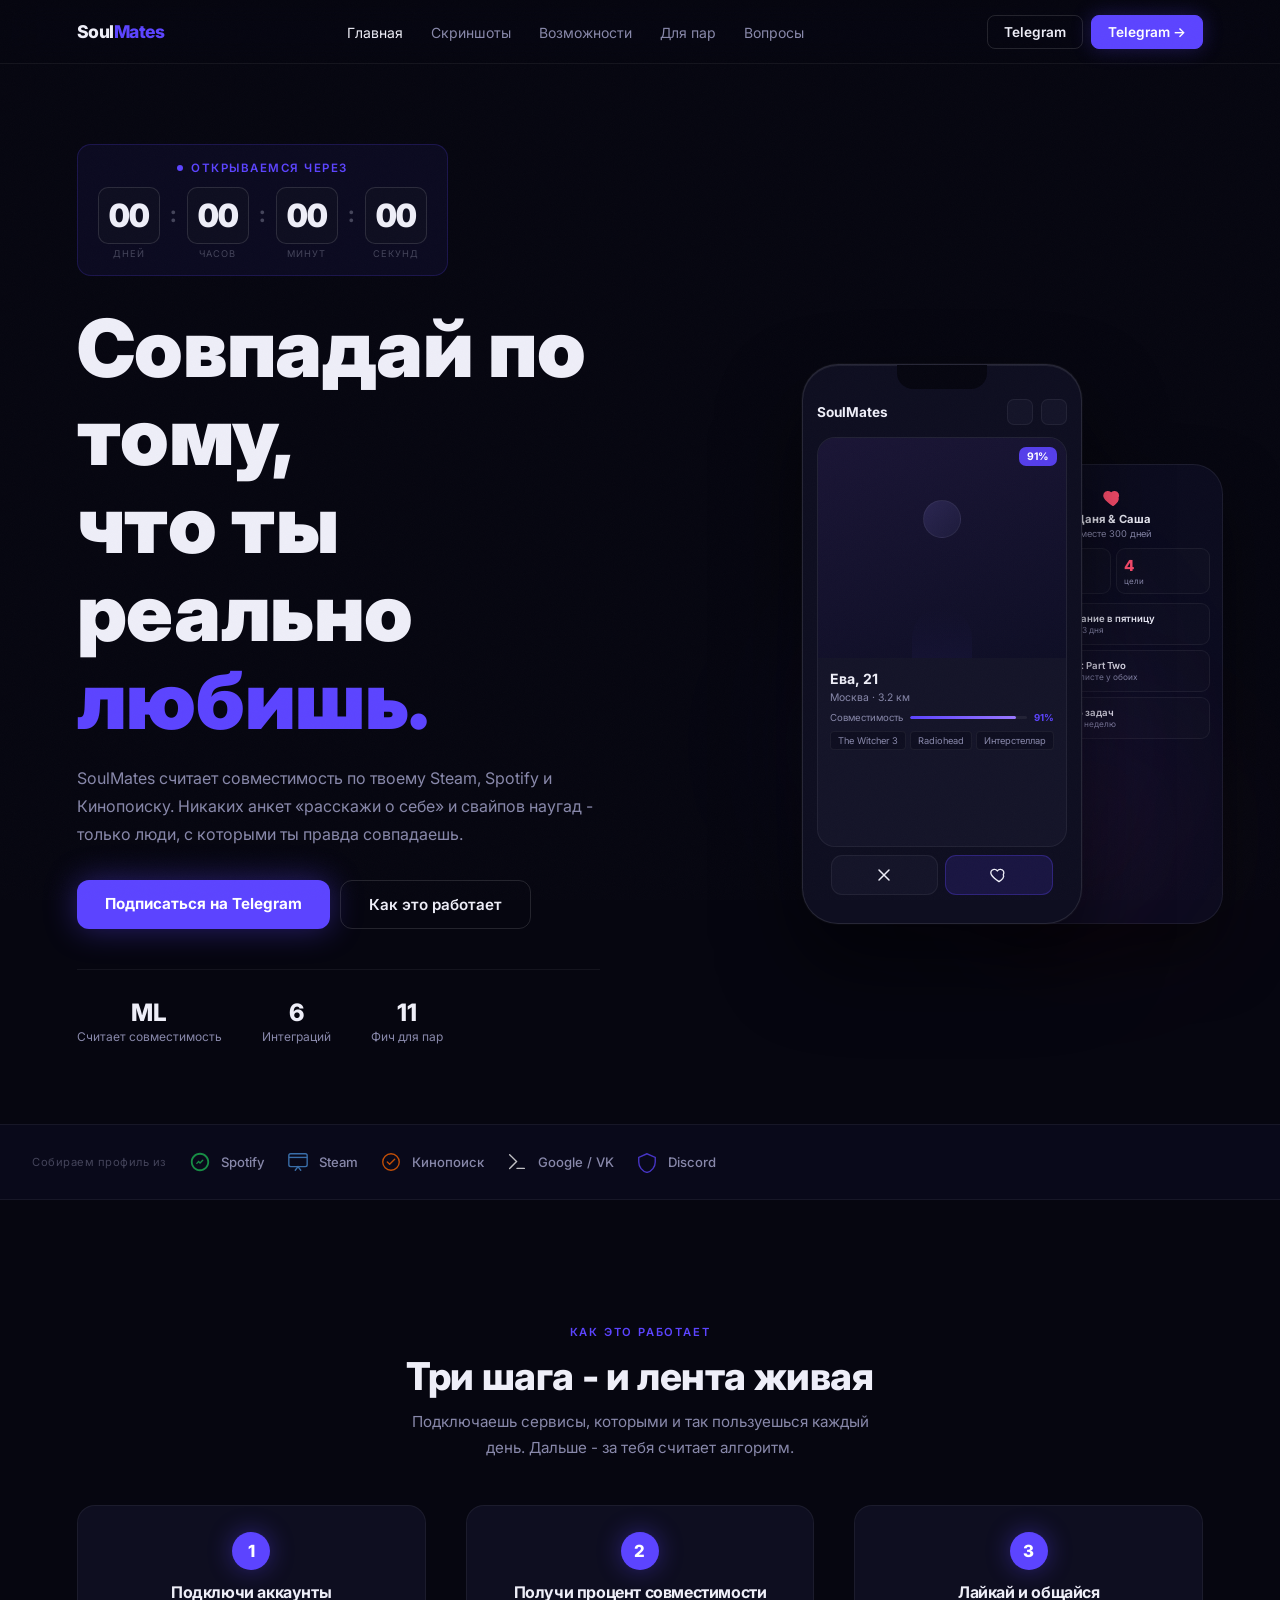
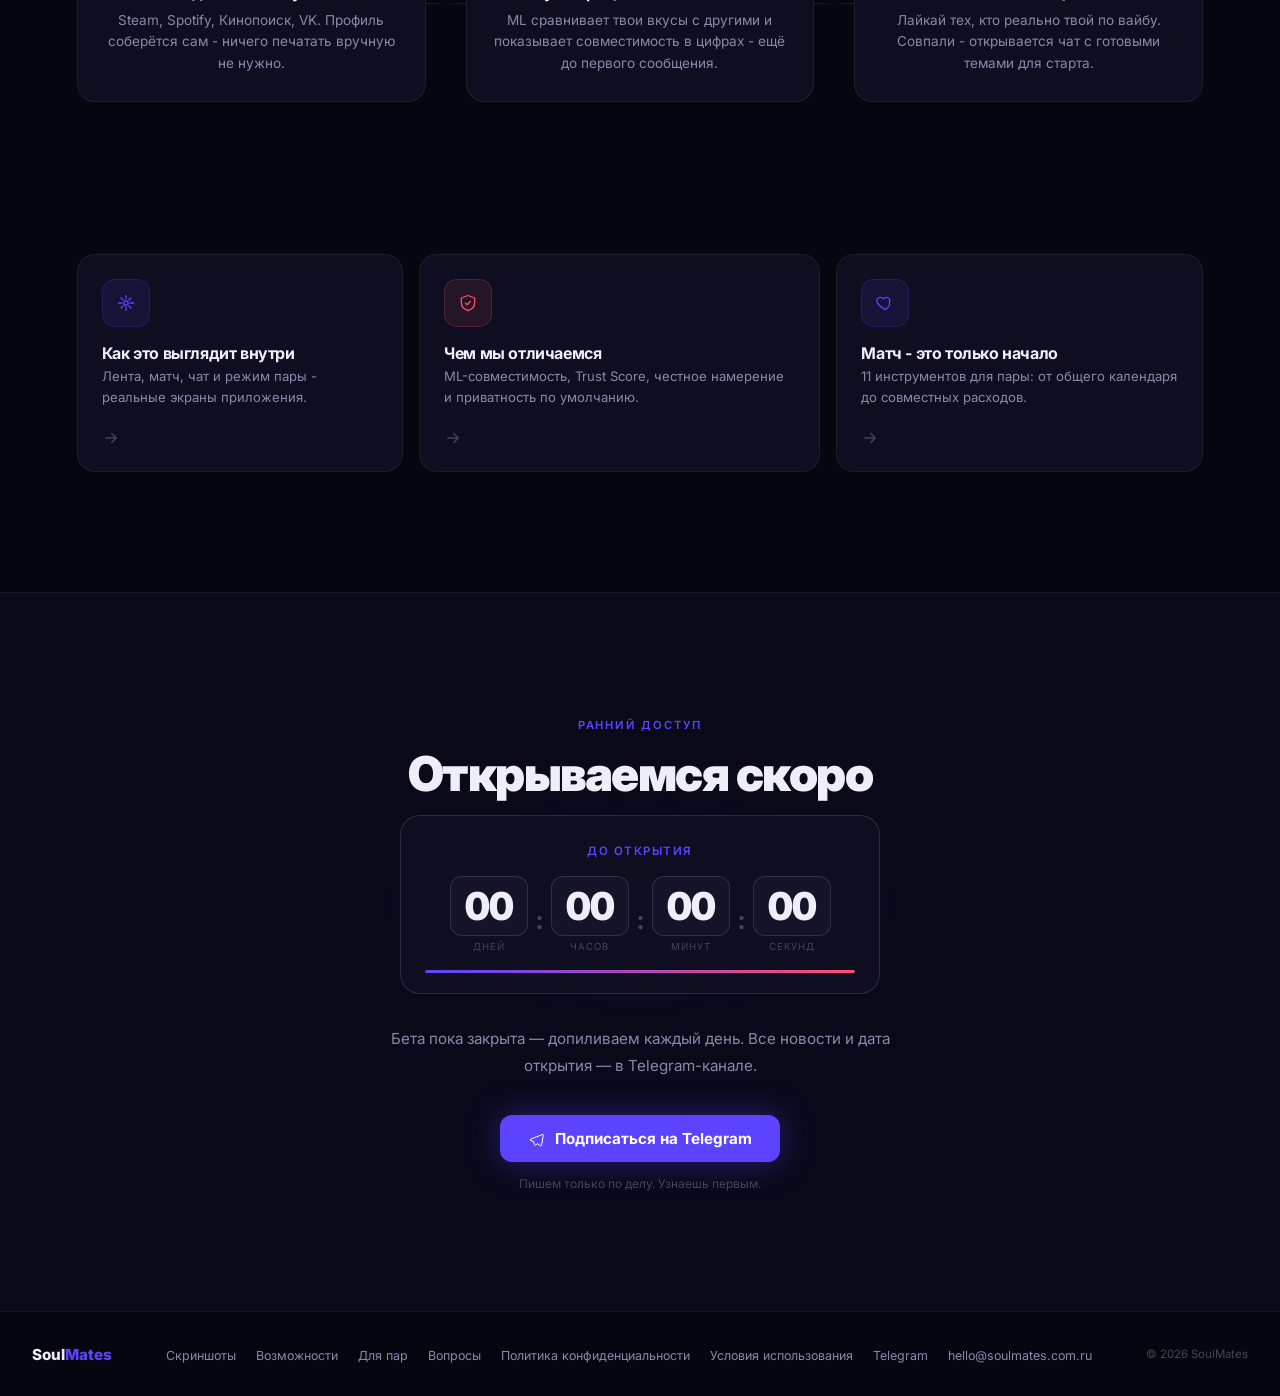
<file: index.html>
<!DOCTYPE html>
<html lang="ru">
<head>
  <meta charset="UTF-8">
  <meta name="viewport" content="width=device-width, initial-scale=1.0, viewport-fit=cover">
  <meta name="theme-color" content="#060610">
  <title>SoulMates - знакомства по вкусам, а не по фоткам</title>
  <meta name="description" content="SoulMates считает совместимость по твоему Steam, Spotify и Кинопоиску. Без анкет и свайпов наугад - только люди, с которыми ты реально совпадаешь.">
  <meta property="og:type" content="website">
  <meta property="og:title" content="SoulMates - знакомься по вкусам, а не по фоткам">
  <meta property="og:description" content="Совместимость по Steam, Spotify и Кинопоиску. Никаких анкет. Никакой лотереи свайпов.">
  <meta property="og:url" content="https://soulmates.com.ru">
  <meta name="twitter:card" content="summary_large_image">
  <link rel="preconnect" href="https://fonts.googleapis.com">
  <link rel="preconnect" href="https://fonts.gstatic.com" crossorigin>
  <link href="https://fonts.googleapis.com/css2?family=Inter:wght@300;400;500;600;700;800;900&display=swap" rel="stylesheet">
  <link href="style.css?v=3" rel="stylesheet">
</head>
<body>

<!-- ── SVG icon sprite (defined once, referenced via <use>) ── -->
<svg width="0" height="0" style="position:absolute" aria-hidden="true" focusable="false">
  <defs>
    <symbol id="i-spark" viewBox="0 0 24 24"><path d="M12 3v4M12 17v4M3 12h4M17 12h4M6 6l2.5 2.5M15.5 15.5L18 18M18 6l-2.5 2.5M8.5 15.5L6 18" stroke-width="1.6" stroke-linecap="round"/><circle cx="12" cy="12" r="2.6" stroke-width="1.6"/></symbol>
    <symbol id="i-heart" viewBox="0 0 24 24"><path d="M12 20s-7-4.5-9.2-8.4C1.3 8.9 2.6 5.5 6 5.2c2-.2 3.4 1 4 2 .6-1 2-2.2 4-2 3.4.3 4.7 3.7 3.2 6.4C19 15.5 12 20 12 20z" stroke-width="1.6" stroke-linejoin="round"/></symbol>
    <symbol id="i-shield" viewBox="0 0 24 24"><path d="M12 3l8 3v5.5c0 4.7-3.4 8.3-8 9.5-4.6-1.2-8-4.8-8-9.5V6l8-3z" stroke-width="1.6" stroke-linejoin="round"/><path d="M9 12l2 2 4-4" stroke-width="1.6" stroke-linecap="round" stroke-linejoin="round"/></symbol>
    <symbol id="i-calendar" viewBox="0 0 24 24"><rect x="3.5" y="5" width="17" height="16" rx="2.5" stroke-width="1.6"/><path d="M3.5 9.5h17M8 3v4M16 3v4" stroke-width="1.6" stroke-linecap="round"/></symbol>
    <symbol id="i-camera" viewBox="0 0 24 24"><path d="M4 8.5A2.5 2.5 0 0 1 6.5 6h1l1.2-1.8A1 1 0 0 1 10.5 4h3a1 1 0 0 1 .8.4L15.5 6h2A2.5 2.5 0 0 1 20 8.5v8A2.5 2.5 0 0 1 17.5 19h-11A2.5 2.5 0 0 1 4 16.5v-8z" stroke-width="1.6" stroke-linejoin="round"/><circle cx="12" cy="12.5" r="3.2" stroke-width="1.6"/></symbol>
    <symbol id="i-target" viewBox="0 0 24 24"><circle cx="12" cy="12" r="8.5" stroke-width="1.6"/><circle cx="12" cy="12" r="4.5" stroke-width="1.6"/><circle cx="12" cy="12" r="1.2" stroke-width="1.6"/></symbol>
    <symbol id="i-wallet" viewBox="0 0 24 24"><rect x="3.5" y="6" width="17" height="13" rx="2.5" stroke-width="1.6"/><path d="M3.5 10h17" stroke-width="1.6"/><circle cx="16.5" cy="14" r="1.2" stroke-width="1.6"/></symbol>
    <symbol id="i-music" viewBox="0 0 24 24"><path d="M9 18V6l10-2v12" stroke-width="1.6" stroke-linecap="round" stroke-linejoin="round"/><circle cx="6.5" cy="18" r="2.5" stroke-width="1.6"/><circle cx="16.5" cy="16" r="2.5" stroke-width="1.6"/></symbol>
    <symbol id="i-game" viewBox="0 0 24 24"><path d="M7 8h10a4 4 0 0 1 3.9 3.1l.8 4A2.6 2.6 0 0 1 19.2 18c-1 0-1.6-.6-2.2-1.4L16 15H8l-1 1.6C6.4 17.4 5.8 18 4.8 18a2.6 2.6 0 0 1-2.5-2.9l.8-4A4 4 0 0 1 7 8z" stroke-width="1.6" stroke-linejoin="round"/><path d="M7 11.5v2M6 12.5h2M15.5 11.5h.01M17.5 13.5h.01" stroke-width="1.6" stroke-linecap="round"/></symbol>
    <symbol id="i-film" viewBox="0 0 24 24"><rect x="3.5" y="4.5" width="17" height="15" rx="2.5" stroke-width="1.6"/><path d="M8 4.5v15M16 4.5v15M3.5 9.5h4.5M16 9.5h4.5M3.5 14.5h4.5M16 14.5h4.5" stroke-width="1.6"/></symbol>
    <symbol id="i-map" viewBox="0 0 24 24"><path d="M12 21s6-5.3 6-10a6 6 0 1 0-12 0c0 4.7 6 10 6 10z" stroke-width="1.6" stroke-linejoin="round"/><circle cx="12" cy="11" r="2.2" stroke-width="1.6"/></symbol>
    <symbol id="i-trophy" viewBox="0 0 24 24"><path d="M7 4h10v4a5 5 0 0 1-10 0V4z" stroke-width="1.6" stroke-linejoin="round"/><path d="M7 6H4.5v1A3.5 3.5 0 0 0 8 10.5M17 6h2.5v1A3.5 3.5 0 0 1 16 10.5M9.5 13.5h5M10 13.5l-.5 4M14 13.5l.5 4M8.5 20.5h7" stroke-width="1.6" stroke-linecap="round"/></symbol>
    <symbol id="i-check" viewBox="0 0 24 24"><path d="M5 12.5l4.5 4.5L19 7" stroke-width="1.8" stroke-linecap="round" stroke-linejoin="round"/></symbol>
    <symbol id="i-x" viewBox="0 0 24 24"><path d="M6 6l12 12M18 6L6 18" stroke-width="1.8" stroke-linecap="round"/></symbol>
    <symbol id="i-arrow" viewBox="0 0 24 24"><path d="M5 12h13M13 6l6 6-6 6" stroke-width="1.7" stroke-linecap="round" stroke-linejoin="round"/></symbol>
    <symbol id="i-tg" viewBox="0 0 24 24"><path d="M21 5L3.5 11.8c-.9.3-.9 1.5 0 1.8l4.3 1.4 1.7 5c.2.7 1.1.8 1.6.3l2.4-2.2 4.3 3.2c.6.4 1.4.1 1.6-.6L22 6.1c.2-.8-.5-1.4-1-1.1z" stroke-width="1.4" stroke-linejoin="round"/></symbol>
    <symbol id="i-vk" viewBox="0 0 24 24"><path d="M3 8c.4 4.3 3 8.4 7.6 8.4h.5v-2.5c1.6.2 2.5 1.4 3.2 2.5h2.4c-.5-1.5-1.6-2.8-2.9-3.4 1.2-.7 2.2-1.9 2.6-3.6h-2.2c-.5 1.4-1.5 2.5-3.1 2.7V8h-2.3v4.2C7.7 11.8 6.5 9.9 6.2 8H3z" stroke-width="1.3" stroke-linejoin="round"/></symbol>
    <symbol id="i-link" viewBox="0 0 24 24"><path d="M9 15l6-6M10.5 6.5l1-1a4 4 0 0 1 5.7 5.7l-1.7 1.7M13.5 17.5l-1 1a4 4 0 0 1-5.7-5.7l1.7-1.7" stroke-width="1.6" stroke-linecap="round" stroke-linejoin="round"/></symbol>
    <symbol id="i-gift" viewBox="0 0 24 24"><rect x="3.5" y="10" width="17" height="10" rx="1.5" stroke-width="1.6"/><path d="M3.5 10h17M12 10v10" stroke-width="1.6"/><path d="M12 10c-2-4-6-4-6-1s3 1 6 1zM12 10c2-4 6-4 6-1s-3 1-6 1z" stroke-width="1.6" stroke-linejoin="round"/></symbol>
    <symbol id="i-question" viewBox="0 0 24 24"><circle cx="12" cy="12" r="9" stroke-width="1.6"/><path d="M9.5 9.2a2.5 2.5 0 1 1 3.5 2.3c-.8.4-1 .9-1 1.8" stroke-width="1.6" stroke-linecap="round"/><circle cx="12" cy="16.5" r="0.9" fill="currentColor" stroke="none"/></symbol>
  </defs>
</svg>

<!-- NAV -->
<nav>
  <a href="index.html" class="logo">Soul<span>Mates</span></a>
  <ul class="nav-center">
    <li><a href="index.html" class="active">Главная</a></li>
    <li><a href="screenshots.html">Скриншоты</a></li>
    <li><a href="features.html">Возможности</a></li>
    <li><a href="couples.html">Для пар</a></li>
    <li><a href="faq.html">Вопросы</a></li>
  </ul>
  <div class="nav-right">
    <a href="https://t.me/soulmates_ru_onboarding" class="btn-sm">Telegram</a>
    <a href="https://t.me/soulmates_ru_onboarding" class="btn-sm btn-accent" target="_blank" rel="noopener">Telegram →</a>
  </div>
  <button class="nav-burger" id="navBurger" aria-label="Меню" aria-expanded="false">
    <span></span><span></span><span></span>
  </button>
</nav>

<!-- MOBILE NAV -->
<div class="nav-mobile" id="navMobile" aria-hidden="true">
  <a href="index.html" class="active" onclick="closeNav()">Главная</a>
  <a href="screenshots.html" onclick="closeNav()">Скриншоты</a>
  <a href="features.html" onclick="closeNav()">Возможности</a>
  <a href="couples.html" onclick="closeNav()">Для пар</a>
  <a href="faq.html" onclick="closeNav()">Вопросы</a>
  <div class="nav-mobile-divider"></div>
  <div class="nav-mobile-actions">
    <a href="https://t.me/soulmates_ru_onboarding" onclick="closeNav()">Telegram-канал</a>
    <a href="https://t.me/soulmates_ru_onboarding" class="mob-accent" target="_blank" rel="noopener" onclick="closeNav()">Telegram →</a>
  </div>
</div>

<!-- HERO -->
<div class="hero-wrap">
  <section class="hero">
    <div class="hero-copy reveal">
      <div class="hero-eyebrow">
        <div class="cd-title">
          <span class="eyebrow-dot"></span>
          Открываемся через
        </div>
        <div class="countdown-row">
          <div class="cd-unit"><div class="cd-num" id="h-days">30</div><div class="cd-label">дней</div></div>
          <div class="cd-sep">:</div>
          <div class="cd-unit"><div class="cd-num" id="h-hours">00</div><div class="cd-label">часов</div></div>
          <div class="cd-sep">:</div>
          <div class="cd-unit"><div class="cd-num" id="h-mins">00</div><div class="cd-label">минут</div></div>
          <div class="cd-sep">:</div>
          <div class="cd-unit"><div class="cd-num" id="h-secs">00</div><div class="cd-label">секунд</div></div>
        </div>
      </div>

      <h1>Совпадай по тому,<br>что ты реально <span class="accent">любишь.</span></h1>

      <p class="hero-desc">
        SoulMates считает совместимость по твоему Steam, Spotify и Кинопоиску.
        Никаких анкет «расскажи о себе» и свайпов наугад - только люди, с которыми ты правда совпадаешь.
      </p>

      <div class="hero-actions">
        <a href="https://t.me/soulmates_ru_onboarding" class="btn-primary" target="_blank" rel="noopener">Подписаться на Telegram</a>
        <a href="#how" class="btn-outline">Как это работает</a>
      </div>

      <div class="hero-meta">
        <div class="hero-meta-item">
          <strong>ML</strong>
          <span>Считает совместимость</span>
        </div>
        <div class="hero-meta-item">
          <strong>6</strong>
          <span>Интеграций</span>
        </div>
        <div class="hero-meta-item">
          <strong>11</strong>
          <span>Фич для пар</span>
        </div>
      </div>
    </div>

    <div class="hero-visual reveal" style="transition-delay:0.15s">
      <div class="hero-glow glow-accent"></div>
      <div class="hero-glow glow-pink"></div>

      <!-- Main phone: Feed -->
      <div class="phone">
        <div class="phone-notch"></div>
        <div class="phone-screen">
          <div class="app-bar">
            <div class="app-bar-title">SoulMates</div>
            <div class="app-bar-icons">
              <div class="app-bar-icon"></div>
              <div class="app-bar-icon"></div>
            </div>
          </div>

          <!-- Swipeable card stack: back → mid → front -->
          <div class="feed-stack" id="heroStack">
            <div class="feed-card fc-b2">
              <div class="feed-card-photo" style="background:linear-gradient(160deg,#1a2535,#0e1825);">
                <div class="silhouette-head"></div>
                <div class="silhouette-body"></div>
                <div class="compat-badge">79%</div>
                <div class="swipe-stamp stamp-like">ЛАЙК</div>
                <div class="swipe-stamp stamp-nope">МИМО</div>
              </div>
              <div class="feed-card-info">
                <div class="feed-name">Варя, 22</div>
                <div class="feed-location">Москва · 4.1 км</div>
                <div class="compat-row">
                  <div class="compat-label">Совместимость</div>
                  <div class="compat-bar-wrap"><div class="compat-bar-fill" style="width:79%"></div></div>
                  <div class="compat-pct">79%</div>
                </div>
                <div class="interest-chips">
                  <div class="chip">Кс2</div>
                  <div class="chip">Танцы</div>
                </div>
              </div>
            </div>
            <div class="feed-card fc-b1">
              <div class="feed-card-photo" style="background:linear-gradient(160deg,#251535,#180e25);">
                <div class="silhouette-head"></div>
                <div class="silhouette-body"></div>
                <div class="compat-badge">87%</div>
                <div class="swipe-stamp stamp-like">ЛАЙК</div>
                <div class="swipe-stamp stamp-nope">МИМО</div>
              </div>
              <div class="feed-card-info">
                <div class="feed-name">Адель, 19</div>
                <div class="feed-location">Москва · 1.8 км</div>
                <div class="compat-row">
                  <div class="compat-label">Совместимость</div>
                  <div class="compat-bar-wrap"><div class="compat-bar-fill" style="width:87%"></div></div>
                  <div class="compat-pct">87%</div>
                </div>
                <div class="interest-chips">
                  <div class="chip">Hollow Knight</div>
                  <div class="chip">Tame Impala</div>
                </div>
              </div>
            </div>
            <div class="feed-card fc-front">
              <div class="feed-card-photo">
                <div class="silhouette-head"></div>
                <div class="silhouette-body"></div>
                <div class="compat-badge">91%</div>
                <div class="swipe-stamp stamp-like">ЛАЙК</div>
                <div class="swipe-stamp stamp-nope">МИМО</div>
              </div>
              <div class="feed-card-info">
                <div class="feed-name">Ева, 21</div>
                <div class="feed-location">Москва · 3.2 км</div>
                <div class="compat-row">
                  <div class="compat-label">Совместимость</div>
                  <div class="compat-bar-wrap"><div class="compat-bar-fill"></div></div>
                  <div class="compat-pct">91%</div>
                </div>
                <div class="interest-chips">
                  <div class="chip">The Witcher 3</div>
                  <div class="chip">Radiohead</div>
                  <div class="chip">Интерстеллар</div>
                </div>
              </div>
            </div>
          </div>

          <div class="feed-actions" id="heroActions">
            <div class="action-btn skip"><svg class="ic"><use href="#i-x"/></svg></div>
            <div class="action-btn like"><svg class="ic"><use href="#i-heart"/></svg></div>
          </div>
        </div>
      </div>

      <!-- Secondary phone: Couples -->
      <div class="phone-secondary">
        <div class="couple-screen">
          <div class="couple-header">
            <div class="couple-hearts"><svg class="ic"><use href="#i-heart"/></svg></div>
            <div class="couple-names">Даня &amp; Саша</div>
            <div class="couple-since">вместе 300 дней</div>
          </div>

          <div class="couple-stats">
            <div class="couple-stat">
              <div class="couple-stat-num">12</div>
              <div class="couple-stat-label">событий</div>
            </div>

            <div class="couple-stat">
              <div class="couple-stat-num">4</div>
              <div class="couple-stat-label">цели</div>
            </div>
          </div>

          <div class="couple-widgets">
            <div class="couple-widget">
              <div class="widget-icon"><svg class="ic"><use href="#i-calendar"/></svg></div>
              <div class="widget-text">
                <div class="widget-title">Свидание в пятницу</div>
                <div class="widget-sub">через 3 дня</div>
              </div>
            </div>
            <div class="couple-widget">
              <div class="widget-icon"><svg class="ic"><use href="#i-film"/></svg></div>
              <div class="widget-text">
                <div class="widget-title">Dune: Part Two</div>
                <div class="widget-sub">в вишлисте у обоих</div>
              </div>
            </div>
            <div class="couple-widget">
              <div class="widget-icon"><svg class="ic"><use href="#i-check"/></svg></div>
              <div class="widget-text">
                <div class="widget-title">3 из 5 задач</div>
                <div class="widget-sub">на эту неделю</div>
              </div>
            </div>
          </div>
        </div>
      </div>
    </div>
  </section>
</div>

<!-- TRUST BAR -->
<div class="trust reveal">
  <span class="trust-label">Собираем профиль из</span>
  <div class="trust-items">
    <div class="trust-item">
      <div class="trust-icon">
        <svg viewBox="0 0 24 24" width="22" height="22" fill="none">
          <path d="M12 2C6.477 2 2 6.477 2 12s4.477 10 10 10 10-4.477 10-10S17.523 2 12 2zm0 18c-4.41 0-8-3.59-8-8s3.59-8 8-8 8 3.59 8 8-3.59 8-8 8z" fill="#1db954"/>
          <path d="M8.5 13.5l2-2 1.5 1.5 3-3" stroke="#1db954" stroke-width="1.5" stroke-linecap="round"/>
        </svg>
      </div>
      Spotify
    </div>
    <div class="trust-item">
      <div class="trust-icon">
        <svg viewBox="0 0 24 24" width="22" height="22" fill="none">
          <rect x="2" y="3" width="20" height="14" rx="2" stroke="#4a90d9" stroke-width="1.5"/>
          <path d="M2 7h20" stroke="#4a90d9" stroke-width="1.5"/>
          <path d="M12 17l-3 4m3-4l3 4" stroke="#4a90d9" stroke-width="1.5" stroke-linecap="round"/>
        </svg>
      </div>
      Steam
    </div>
    <div class="trust-item">
      <div class="trust-icon">
        <svg viewBox="0 0 24 24" width="22" height="22" fill="none">
          <circle cx="12" cy="12" r="9" stroke="#ff6600" stroke-width="1.5"/>
          <path d="M8 12l2.5 2.5L16 9" stroke="#ff6600" stroke-width="1.5" stroke-linecap="round" stroke-linejoin="round"/>
        </svg>
      </div>
      Кинопоиск
    </div>
    <div class="trust-item">
      <div class="trust-icon">
        <svg viewBox="0 0 24 24" width="22" height="22" fill="none">
          <path d="M4 4l7.5 7.5L4 19" stroke="#fff" stroke-width="1.5" stroke-linecap="round"/>
          <path d="M12 19h8" stroke="#fff" stroke-width="1.5" stroke-linecap="round"/>
        </svg>
      </div>
      Google / VK
    </div>
    <div class="trust-item">
      <div class="trust-icon">
        <svg viewBox="0 0 24 24" width="22" height="22" fill="none">
          <path d="M12 3L3 7v5c0 5.25 3.75 10.15 9 11.35C17.25 22.15 21 17.25 21 12V7l-9-4z" stroke="#5c44ff" stroke-width="1.5"/>
        </svg>
      </div>
      Discord
    </div>
  </div>
</div>

<!-- HOW IT WORKS -->
<section class="how" id="how">
  <div class="how-header reveal">
    <div class="tag">Как это работает</div>
    <h2>Три шага - и лента живая</h2>
    <p>Подключаешь сервисы, которыми и так пользуешься каждый день. Дальше - за тебя считает алгоритм.</p>
  </div>

  <div class="how-steps reveal">
    <div class="how-step">
      <div class="how-num">1</div>
      <h3>Подключи аккаунты</h3>
      <p>Steam, Spotify, Кинопоиск, VK. Профиль соберётся сам - ничего печатать вручную не нужно.</p>
    </div>
    <div class="how-line"></div>
    <div class="how-step">
      <div class="how-num">2</div>
      <h3>Получи процент совместимости</h3>
      <p>ML сравнивает твои вкусы с другими и показывает совместимость в цифрах - ещё до первого сообщения.</p>
    </div>
    <div class="how-line"></div>
    <div class="how-step">
      <div class="how-num">3</div>
      <h3>Лайкай и общайся</h3>
      <p>Лайкай тех, кто реально твой по вайбу. Совпали - открывается чат с готовыми темами для старта.</p>
    </div>
  </div>
</section>

<!-- LINK-OUT CARDS -->
<section class="link-cards-section">
  <div class="link-cards reveal">
    <a href="screenshots.html" class="link-card">
      <div class="link-card-icon"><svg class="ic"><use href="#i-spark"/></svg></div>
      <div class="link-card-body">
        <h3>Как это выглядит внутри</h3>
        <p>Лента, матч, чат и режим пары - реальные экраны приложения.</p>
      </div>
      <div class="link-card-arrow"><svg class="ic"><use href="#i-arrow"/></svg></div>
    </a>
    <a href="features.html" class="link-card">
      <div class="link-card-icon"><svg class="ic"><use href="#i-shield"/></svg></div>
      <div class="link-card-body">
        <h3>Чем мы отличаемся</h3>
        <p>ML-совместимость, Trust Score, честное намерение и приватность по умолчанию.</p>
      </div>
      <div class="link-card-arrow"><svg class="ic"><use href="#i-arrow"/></svg></div>
    </a>
    <a href="couples.html" class="link-card">
      <div class="link-card-icon"><svg class="ic"><use href="#i-heart"/></svg></div>
      <div class="link-card-body">
        <h3>Матч - это только начало</h3>
        <p>11 инструментов для пары: от общего календаря до совместных расходов.</p>
      </div>
      <div class="link-card-arrow"><svg class="ic"><use href="#i-arrow"/></svg></div>
    </a>
  </div>
</section>

<!-- CTA -->
<section class="cta-section" id="waitlist">
  <div class="cta-inner reveal">
    <div class="tag">Ранний доступ</div>
    <h2>Открываемся скоро</h2>

    <div class="timer-wrapper">
      <div class="timer-glow"></div>
      <div class="timer-content">
        <span class="timer-label">До открытия</span>
        <div class="timer" id="countdown">
          <div class="timer-item">
            <span class="timer-value" id="days">00</span>
            <span class="timer-unit">дней</span>
          </div>
          <span class="timer-dots">:</span>
          <div class="timer-item">
            <span class="timer-value" id="hours">00</span>
            <span class="timer-unit">часов</span>
          </div>
          <span class="timer-dots">:</span>
          <div class="timer-item">
            <span class="timer-value" id="minutes">00</span>
            <span class="timer-unit">минут</span>
          </div>
          <span class="timer-dots">:</span>
          <div class="timer-item">
            <span class="timer-value" id="seconds">00</span>
            <span class="timer-unit">секунд</span>
          </div>
        </div>
        <div class="timer-progress">
          <div class="timer-progress-bar" id="progressBar"></div>
        </div>
      </div>
    </div>

    <p class="cta-lead">
      Бета пока закрыта — допиливаем каждый день. Все новости и дата открытия — в Telegram-канале.
    </p>

    <a href="https://t.me/soulmates_ru_onboarding" class="btn-primary cta-tg-btn" target="_blank" rel="noopener">
      <svg class="ic" style="width:1.1em;height:1.1em"><use href="#i-tg"/></svg>
      Подписаться на Telegram
    </a>
    <div class="cta-note">Пишем только по делу. Узнаешь первым.</div>
  </div>
</section>

<!-- FOOTER -->
<footer>
  <div class="footer-logo">Soul<span>Mates</span></div>
  <ul class="footer-links">
    <li><a href="screenshots.html">Скриншоты</a></li>
    <li><a href="features.html">Возможности</a></li>
    <li><a href="couples.html">Для пар</a></li>
    <li><a href="faq.html">Вопросы</a></li>
    <li><a>Политика конфиденциальности</a></li>
    <li><a>Условия использования</a></li>
    <li><a href="https://t.me/soulmates_ru_onboarding">Telegram</a></li>
    <li><a href="mailto:hello@soulmates.com.ru">hello@soulmates.com.ru</a></li>
  </ul>
  <div class="footer-copy">© 2026 SoulMates</div>
</footer>

<script>
  /* ── Scroll reveal ── */
  const revealIO = new IntersectionObserver((entries) => {
    entries.forEach(e => {
      if (e.isIntersecting) { e.target.classList.add('on'); revealIO.unobserve(e.target); }
    });
  }, { threshold: 0.08 });
  document.querySelectorAll('.reveal').forEach(el => revealIO.observe(el));

  /* ── Hamburger ── */
  const nav       = document.querySelector('nav');
  const burger    = document.getElementById('navBurger');
  const mobileNav = document.getElementById('navMobile');

  burger.addEventListener('click', () => {
    const open = mobileNav.classList.toggle('open');
    burger.classList.toggle('open', open);
    burger.setAttribute('aria-expanded', open);
    mobileNav.setAttribute('aria-hidden', !open);
    document.body.style.overflow = open ? 'hidden' : '';
  });

  function closeNav() {
    mobileNav.classList.remove('open');
    burger.classList.remove('open');
    burger.setAttribute('aria-expanded', 'false');
    mobileNav.setAttribute('aria-hidden', 'true');
    document.body.style.overflow = '';
  }

  document.addEventListener('click', e => {
    if (!nav.contains(e.target) && !mobileNav.contains(e.target)) closeNav();
  });

  /* ── Countdown (hero badge + CTA section) ── */
  (function () {
    const LAUNCH = new Date('2026-08-25T12:00:00+03:00');
    const START  = new Date('2026-06-25T00:00:00+03:00');
    const TOTAL  = LAUNCH - START;
    const pad = n => String(n).padStart(2, '0');

    const hD = document.getElementById('h-days'),  hH = document.getElementById('h-hours');
    const hM = document.getElementById('h-mins'),  hS = document.getElementById('h-secs');
    const cD = document.getElementById('days'),     cH = document.getElementById('hours');
    const cMi = document.getElementById('minutes'), cS = document.getElementById('seconds');
    const progressBar = document.getElementById('progressBar');

    function tickAnim(el) {
      el.classList.remove('tick');
      requestAnimationFrame(() => el.classList.add('tick'));
      setTimeout(() => el.classList.remove('tick'), 150);
    }

    function tick() {
      const diff = LAUNCH - Date.now();
      if (diff <= 0) {
        [hD,hH,hM,hS,cD,cH,cMi,cS].forEach(el => el && (el.textContent = '00'));
        if (progressBar) progressBar.style.width = '100%';
        return;
      }
      const d  = Math.floor(diff / 864e5);
      const h  = Math.floor((diff % 864e5) / 36e5);
      const mi = Math.floor((diff % 36e5) / 6e4);
      const s  = Math.floor((diff % 6e4) / 1e3);

      if (hD && hD.textContent !== pad(d))  { hD.textContent = pad(d);  tickAnim(hD); }
      if (hH && hH.textContent !== pad(h))  { hH.textContent = pad(h);  tickAnim(hH); }
      if (hM && hM.textContent !== pad(mi)) { hM.textContent = pad(mi); tickAnim(hM); }
      if (hS && hS.textContent !== pad(s))  { hS.textContent = pad(s);  tickAnim(hS); }

      if (cD)  cD.textContent  = pad(d);
      if (cH)  cH.textContent  = pad(h);
      if (cMi) cMi.textContent = pad(mi);
      if (cS)  cS.textContent  = pad(s);

      if (progressBar) progressBar.style.width = Math.min((TOTAL - diff) / TOTAL * 100, 100) + '%';
    }
    tick();
    setInterval(tick, 1000);
  })();


  /* ── Hero phone: card swipe + 3D tilt ── */
  (function () {
    const stack   = document.getElementById('heroStack');
    const actions = document.getElementById('heroActions');
    if (!stack || !actions) return;

    const skipBtn = actions.querySelector('.action-btn.skip');
    const likeBtn = actions.querySelector('.action-btn.like');

    // DOM order: [fc-b2, fc-b1, fc-front] → reverse → [front, mid, back]
    let pos = Array.from(stack.querySelectorAll('.feed-card')).reverse();
    let busy = false;

    function stamps(card) {
      return { like: card.querySelector('.stamp-like'), nope: card.querySelector('.stamp-nope') };
    }

    function swipe(dir) {
      if (busy) return;
      busy = true;
      const [front, mid, back] = pos;
      const s = stamps(front);
      if (s.like) s.like.style.opacity = '0';
      if (s.nope) s.nope.style.opacity = '0';

      front.classList.replace('fc-front', dir === 'right' ? 'fc-exit-r' : 'fc-exit-l');
      mid.classList.replace('fc-b1', 'fc-front');
      back.classList.replace('fc-b2', 'fc-b1');

      setTimeout(() => {
        front.classList.remove('fc-exit-r', 'fc-exit-l');
        front.classList.add('fc-b2');
        pos = [mid, back, front];
        busy = false;
      }, 420);
    }

    skipBtn.addEventListener('click', () => swipe('left'));
    likeBtn.addEventListener('click', () => swipe('right'));

    // Stamp preview on hover (desktop only)
    if (window.matchMedia('(hover:hover)').matches) {
      likeBtn.addEventListener('mouseenter', () => { const s = stamps(pos[0]); if (s.like) s.like.style.opacity = '1'; });
      likeBtn.addEventListener('mouseleave', () => { const s = stamps(pos[0]); if (s.like) s.like.style.opacity = '0'; });
      skipBtn.addEventListener('mouseenter', () => { const s = stamps(pos[0]); if (s.nope) s.nope.style.opacity = '1'; });
      skipBtn.addEventListener('mouseleave', () => { const s = stamps(pos[0]); if (s.nope) s.nope.style.opacity = '0'; });
    }

    // 3D tilt on hover (desktop fine pointer only)
    const heroVisual = document.querySelector('.hero-visual');
    const phone = heroVisual && heroVisual.querySelector('.phone');
    if (phone && window.matchMedia('(hover:hover) and (pointer:fine)').matches) {
      heroVisual.addEventListener('mouseenter', () => {
        phone.style.animationPlayState = 'paused';
      });
      heroVisual.addEventListener('mousemove', (e) => {
        const r = heroVisual.getBoundingClientRect();
        const x = ((e.clientX - r.left) / r.width  - 0.5) * 14;
        const y = ((e.clientY - r.top)  / r.height - 0.5) * -9;
        phone.style.transform   = `perspective(900px) rotateY(${x}deg) rotateX(${y}deg)`;
        phone.style.transition  = 'transform 0.1s ease-out';
      });
      heroVisual.addEventListener('mouseleave', () => {
        phone.style.animationPlayState = 'running';
        phone.style.transform  = '';
        phone.style.transition = 'transform 0.4s ease-out';
      });
    }
  })();
</script>

</body>
</html>
</file>
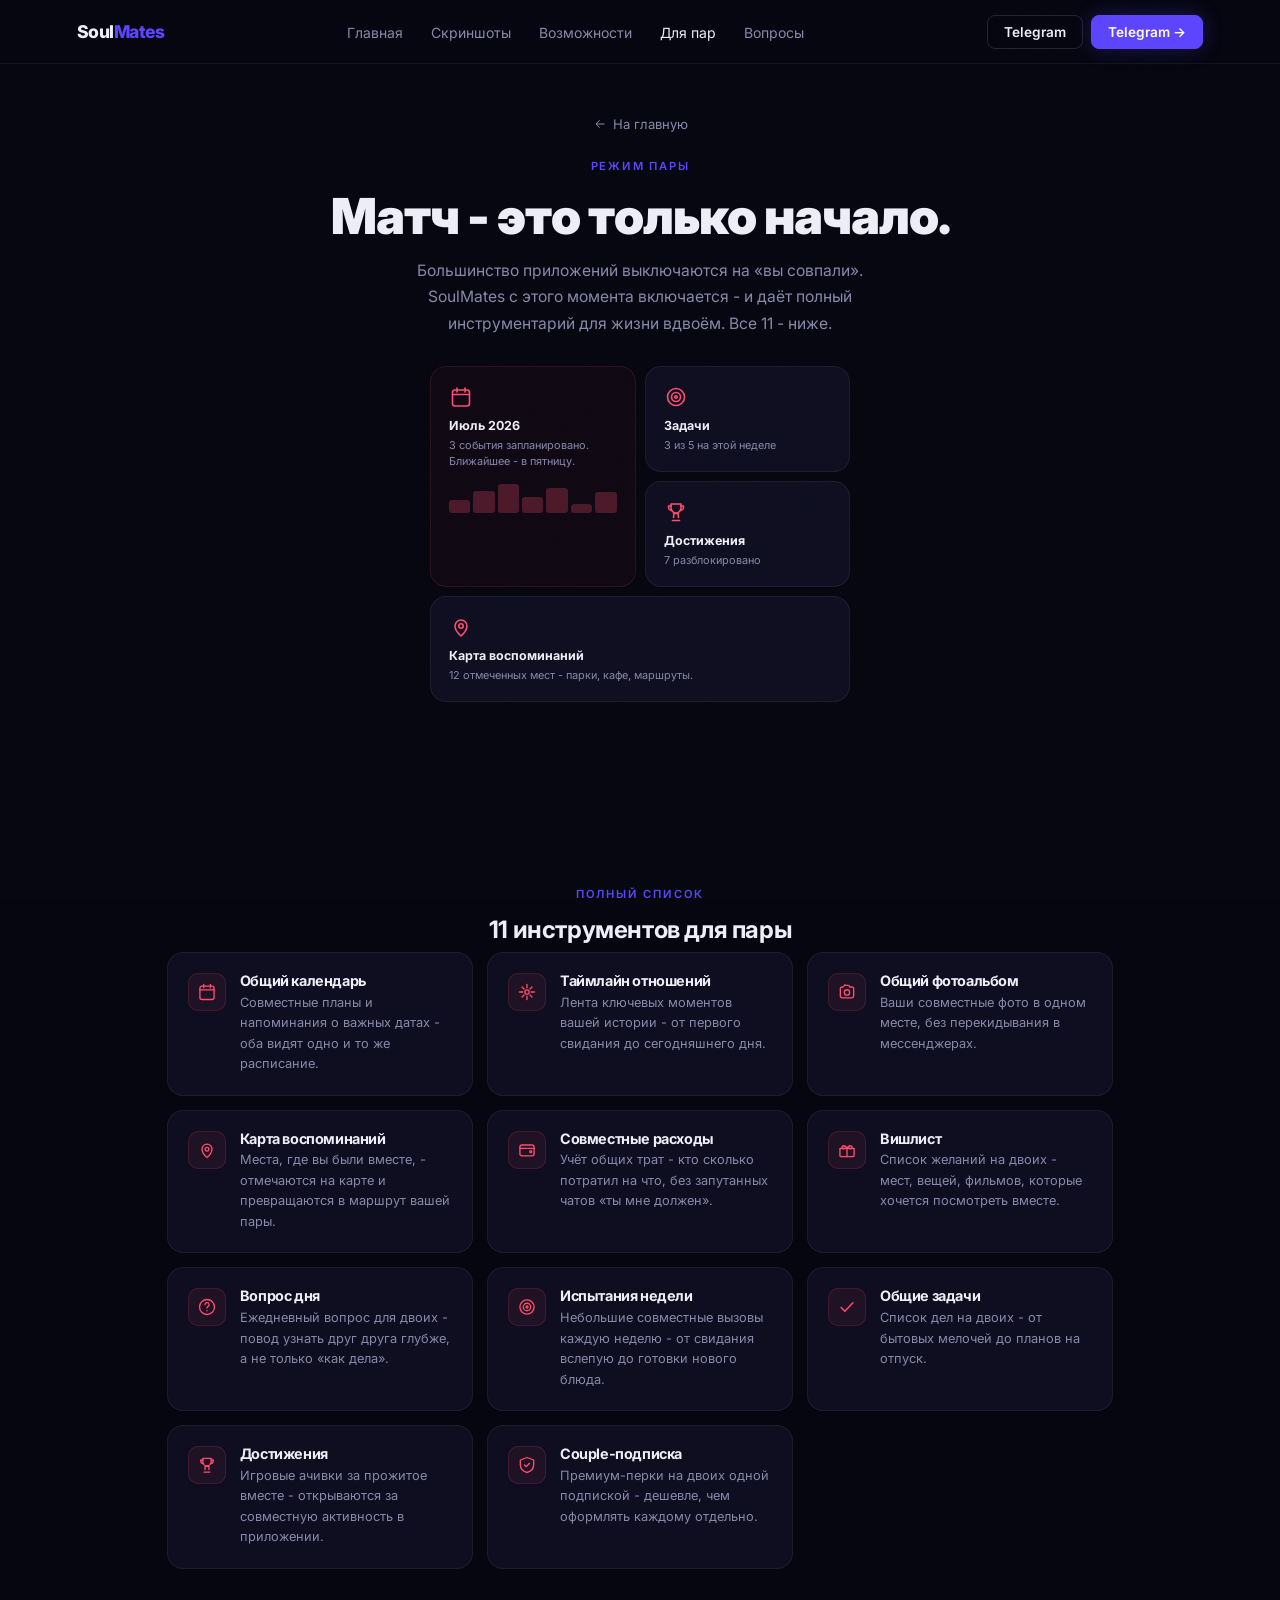
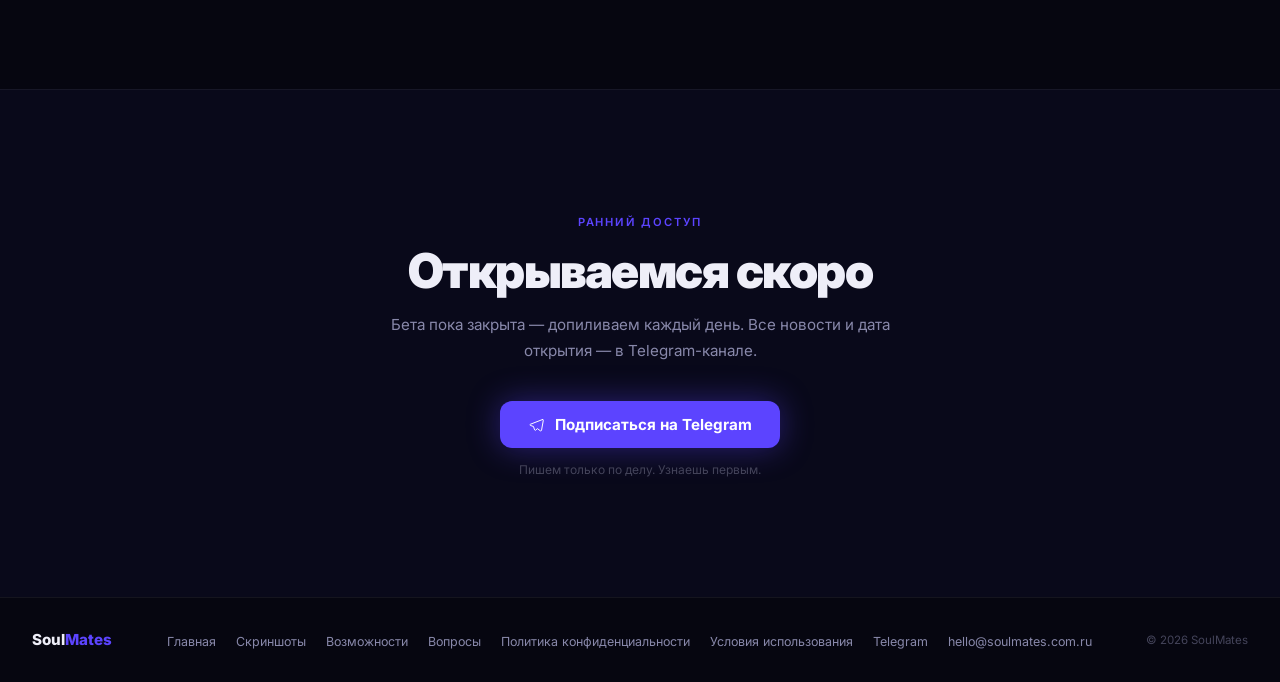
<file: couples.html>
<!DOCTYPE html>
<html lang="ru">
<head>
  <meta charset="UTF-8">
  <meta name="viewport" content="width=device-width, initial-scale=1.0, viewport-fit=cover">
  <meta name="theme-color" content="#060610">
  <title>Для пар - SoulMates</title>
  <meta name="description" content="11 инструментов для пары в SoulMates: календарь, таймлайн, фотоальбом, карта воспоминаний, расходы, вишлист, вопрос дня, испытания, задачи, достижения, couple-подписка.">
  <meta property="og:type" content="website">
  <meta property="og:title" content="SoulMates - матч это только начало">
  <meta property="og:description" content="11 инструментов для пары: от общего календаря до совместных расходов.">
  <meta property="og:url" content="https://soulmates.com.ru/couples.html">
  <meta name="twitter:card" content="summary_large_image">
  <link rel="preconnect" href="https://fonts.googleapis.com">
  <link rel="preconnect" href="https://fonts.gstatic.com" crossorigin>
  <link href="https://fonts.googleapis.com/css2?family=Inter:wght@300;400;500;600;700;800;900&display=swap" rel="stylesheet">
  <link href="style.css?v=3" rel="stylesheet">
</head>
<body>

<svg width="0" height="0" style="position:absolute" aria-hidden="true" focusable="false">
  <defs>
    <symbol id="i-spark" viewBox="0 0 24 24"><path d="M12 3v4M12 17v4M3 12h4M17 12h4M6 6l2.5 2.5M15.5 15.5L18 18M18 6l-2.5 2.5M8.5 15.5L6 18" stroke-width="1.6" stroke-linecap="round"/><circle cx="12" cy="12" r="2.6" stroke-width="1.6"/></symbol>
    <symbol id="i-heart" viewBox="0 0 24 24"><path d="M12 20s-7-4.5-9.2-8.4C1.3 8.9 2.6 5.5 6 5.2c2-.2 3.4 1 4 2 .6-1 2-2.2 4-2 3.4.3 4.7 3.7 3.2 6.4C19 15.5 12 20 12 20z" stroke-width="1.6" stroke-linejoin="round"/></symbol>
    <symbol id="i-shield" viewBox="0 0 24 24"><path d="M12 3l8 3v5.5c0 4.7-3.4 8.3-8 9.5-4.6-1.2-8-4.8-8-9.5V6l8-3z" stroke-width="1.6" stroke-linejoin="round"/><path d="M9 12l2 2 4-4" stroke-width="1.6" stroke-linecap="round" stroke-linejoin="round"/></symbol>
    <symbol id="i-calendar" viewBox="0 0 24 24"><rect x="3.5" y="5" width="17" height="16" rx="2.5" stroke-width="1.6"/><path d="M3.5 9.5h17M8 3v4M16 3v4" stroke-width="1.6" stroke-linecap="round"/></symbol>
    <symbol id="i-camera" viewBox="0 0 24 24"><path d="M4 8.5A2.5 2.5 0 0 1 6.5 6h1l1.2-1.8A1 1 0 0 1 10.5 4h3a1 1 0 0 1 .8.4L15.5 6h2A2.5 2.5 0 0 1 20 8.5v8A2.5 2.5 0 0 1 17.5 19h-11A2.5 2.5 0 0 1 4 16.5v-8z" stroke-width="1.6" stroke-linejoin="round"/><circle cx="12" cy="12.5" r="3.2" stroke-width="1.6"/></symbol>
    <symbol id="i-target" viewBox="0 0 24 24"><circle cx="12" cy="12" r="8.5" stroke-width="1.6"/><circle cx="12" cy="12" r="4.5" stroke-width="1.6"/><circle cx="12" cy="12" r="1.2" stroke-width="1.6"/></symbol>
    <symbol id="i-wallet" viewBox="0 0 24 24"><rect x="3.5" y="6" width="17" height="13" rx="2.5" stroke-width="1.6"/><path d="M3.5 10h17" stroke-width="1.6"/><circle cx="16.5" cy="14" r="1.2" stroke-width="1.6"/></symbol>
    <symbol id="i-music" viewBox="0 0 24 24"><path d="M9 18V6l10-2v12" stroke-width="1.6" stroke-linecap="round" stroke-linejoin="round"/><circle cx="6.5" cy="18" r="2.5" stroke-width="1.6"/><circle cx="16.5" cy="16" r="2.5" stroke-width="1.6"/></symbol>
    <symbol id="i-game" viewBox="0 0 24 24"><path d="M7 8h10a4 4 0 0 1 3.9 3.1l.8 4A2.6 2.6 0 0 1 19.2 18c-1 0-1.6-.6-2.2-1.4L16 15H8l-1 1.6C6.4 17.4 5.8 18 4.8 18a2.6 2.6 0 0 1-2.5-2.9l.8-4A4 4 0 0 1 7 8z" stroke-width="1.6" stroke-linejoin="round"/><path d="M7 11.5v2M6 12.5h2M15.5 11.5h.01M17.5 13.5h.01" stroke-width="1.6" stroke-linecap="round"/></symbol>
    <symbol id="i-film" viewBox="0 0 24 24"><rect x="3.5" y="4.5" width="17" height="15" rx="2.5" stroke-width="1.6"/><path d="M8 4.5v15M16 4.5v15M3.5 9.5h4.5M16 9.5h4.5M3.5 14.5h4.5M16 14.5h4.5" stroke-width="1.6"/></symbol>
    <symbol id="i-map" viewBox="0 0 24 24"><path d="M12 21s6-5.3 6-10a6 6 0 1 0-12 0c0 4.7 6 10 6 10z" stroke-width="1.6" stroke-linejoin="round"/><circle cx="12" cy="11" r="2.2" stroke-width="1.6"/></symbol>
    <symbol id="i-trophy" viewBox="0 0 24 24"><path d="M7 4h10v4a5 5 0 0 1-10 0V4z" stroke-width="1.6" stroke-linejoin="round"/><path d="M7 6H4.5v1A3.5 3.5 0 0 0 8 10.5M17 6h2.5v1A3.5 3.5 0 0 1 16 10.5M9.5 13.5h5M10 13.5l-.5 4M14 13.5l.5 4M8.5 20.5h7" stroke-width="1.6" stroke-linecap="round"/></symbol>
    <symbol id="i-check" viewBox="0 0 24 24"><path d="M5 12.5l4.5 4.5L19 7" stroke-width="1.8" stroke-linecap="round" stroke-linejoin="round"/></symbol>
    <symbol id="i-x" viewBox="0 0 24 24"><path d="M6 6l12 12M18 6L6 18" stroke-width="1.8" stroke-linecap="round"/></symbol>
    <symbol id="i-arrow" viewBox="0 0 24 24"><path d="M5 12h13M13 6l6 6-6 6" stroke-width="1.7" stroke-linecap="round" stroke-linejoin="round"/></symbol>
    <symbol id="i-tg" viewBox="0 0 24 24"><path d="M21 5L3.5 11.8c-.9.3-.9 1.5 0 1.8l4.3 1.4 1.7 5c.2.7 1.1.8 1.6.3l2.4-2.2 4.3 3.2c.6.4 1.4.1 1.6-.6L22 6.1c.2-.8-.5-1.4-1-1.1z" stroke-width="1.4" stroke-linejoin="round"/></symbol>
    <symbol id="i-vk" viewBox="0 0 24 24"><path d="M3 8c.4 4.3 3 8.4 7.6 8.4h.5v-2.5c1.6.2 2.5 1.4 3.2 2.5h2.4c-.5-1.5-1.6-2.8-2.9-3.4 1.2-.7 2.2-1.9 2.6-3.6h-2.2c-.5 1.4-1.5 2.5-3.1 2.7V8h-2.3v4.2C7.7 11.8 6.5 9.9 6.2 8H3z" stroke-width="1.3" stroke-linejoin="round"/></symbol>
    <symbol id="i-link" viewBox="0 0 24 24"><path d="M9 15l6-6M10.5 6.5l1-1a4 4 0 0 1 5.7 5.7l-1.7 1.7M13.5 17.5l-1 1a4 4 0 0 1-5.7-5.7l1.7-1.7" stroke-width="1.6" stroke-linecap="round" stroke-linejoin="round"/></symbol>
    <symbol id="i-gift" viewBox="0 0 24 24"><rect x="3.5" y="10" width="17" height="10" rx="1.5" stroke-width="1.6"/><path d="M3.5 10h17M12 10v10" stroke-width="1.6"/><path d="M12 10c-2-4-6-4-6-1s3 1 6 1zM12 10c2-4 6-4 6-1s-3 1-6 1z" stroke-width="1.6" stroke-linejoin="round"/></symbol>
    <symbol id="i-question" viewBox="0 0 24 24"><circle cx="12" cy="12" r="9" stroke-width="1.6"/><path d="M9.5 9.2a2.5 2.5 0 1 1 3.5 2.3c-.8.4-1 .9-1 1.8" stroke-width="1.6" stroke-linecap="round"/><circle cx="12" cy="16.5" r="0.9" fill="currentColor" stroke="none"/></symbol>
  </defs>
</svg>

<nav>
  <a href="index.html" class="logo">Soul<span>Mates</span></a>
  <ul class="nav-center">
    <li><a href="index.html">Главная</a></li>
    <li><a href="screenshots.html">Скриншоты</a></li>
    <li><a href="features.html">Возможности</a></li>
    <li><a href="couples.html" class="active">Для пар</a></li>
    <li><a href="faq.html">Вопросы</a></li>
  </ul>
  <div class="nav-right">
    <a href="https://t.me/soulmates_ru_onboarding" class="btn-sm">Telegram</a>
    <a href="https://t.me/soulmates_ru_onboarding" class="btn-sm btn-accent" target="_blank" rel="noopener">Telegram →</a>
  </div>
  <button class="nav-burger" id="navBurger" aria-label="Меню" aria-expanded="false">
    <span></span><span></span><span></span>
  </button>
</nav>

<div class="nav-mobile" id="navMobile" aria-hidden="true">
  <a href="index.html" onclick="closeNav()">Главная</a>
  <a href="screenshots.html" onclick="closeNav()">Скриншоты</a>
  <a href="features.html" onclick="closeNav()">Возможности</a>
  <a href="couples.html" class="active" onclick="closeNav()">Для пар</a>
  <a href="faq.html" onclick="closeNav()">Вопросы</a>
  <div class="nav-mobile-divider"></div>
  <div class="nav-mobile-actions">
    <a href="https://t.me/soulmates_ru_onboarding" onclick="closeNav()">Telegram-канал</a>
    <a href="https://t.me/soulmates_ru_onboarding" class="mob-accent" target="_blank" rel="noopener" onclick="closeNav()">Telegram →</a>
  </div>
</div>

<div class="page-hero reveal">
  <a href="index.html" class="page-back"><svg class="ic"><use href="#i-arrow"/></svg> На главную</a>
  <div class="tag">Режим пары</div>
  <h1>Матч - это только начало.</h1>
  <p>Большинство приложений выключаются на «вы совпали». SoulMates с этого момента включается - и даёт полный инструментарий для жизни вдвоём. Все 11 - ниже.</p>
</div>

<!-- COUPLE DASHBOARD VISUAL -->
<section class="couples" style="padding-top:20px;">
  <div class="couples-grid-visual reveal" style="max-width:420px;margin:0 auto;">
    <div class="cg-tile pink-tint tall">
      <div class="cg-icon"><svg class="ic"><use href="#i-calendar"/></svg></div>
      <div class="cg-title">Июль 2026</div>
      <div class="cg-desc">3 события запланировано. Ближайшее - в пятницу.</div>
      <div class="cg-mini-chart">
        <div class="cg-bar" style="height:40%;"></div>
        <div class="cg-bar" style="height:70%;"></div>
        <div class="cg-bar" style="height:90%;"></div>
        <div class="cg-bar" style="height:50%;"></div>
        <div class="cg-bar" style="height:80%;"></div>
        <div class="cg-bar" style="height:30%;"></div>
        <div class="cg-bar" style="height:65%;"></div>
      </div>
    </div>
    <div class="cg-tile">
      <div class="cg-icon"><svg class="ic"><use href="#i-target"/></svg></div>
      <div class="cg-title">Задачи</div>
      <div class="cg-desc">3 из 5 на этой неделе</div>
    </div>
    <div class="cg-tile">
      <div class="cg-icon"><svg class="ic"><use href="#i-trophy"/></svg></div>
      <div class="cg-title">Достижения</div>
      <div class="cg-desc">7 разблокировано</div>
    </div>
    <div class="cg-tile" style="grid-column:span 2;">
      <div class="cg-icon"><svg class="ic"><use href="#i-map"/></svg></div>
      <div class="cg-title">Карта воспоминаний</div>
      <div class="cg-desc">12 отмеченных мест - парки, кафе, маршруты.</div>
    </div>
  </div>
</section>

<!-- ALL 11 TOOLS -->
<div class="tools-grid-header reveal">
  <div class="tag">Полный список</div>
  <h2>11 инструментов для пары</h2>
</div>
<div class="tools-grid reveal">
  <div class="tool-card">
    <div class="tool-icon"><svg class="ic"><use href="#i-calendar"/></svg></div>
    <div>
      <h4>Общий календарь</h4>
      <p>Совместные планы и напоминания о важных датах - оба видят одно и то же расписание.</p>
    </div>
  </div>
  <div class="tool-card">
    <div class="tool-icon"><svg class="ic"><use href="#i-spark"/></svg></div>
    <div>
      <h4>Таймлайн отношений</h4>
      <p>Лента ключевых моментов вашей истории - от первого свидания до сегодняшнего дня.</p>
    </div>
  </div>
  <div class="tool-card">
    <div class="tool-icon"><svg class="ic"><use href="#i-camera"/></svg></div>
    <div>
      <h4>Общий фотоальбом</h4>
      <p>Ваши совместные фото в одном месте, без перекидывания в мессенджерах.</p>
    </div>
  </div>
  <div class="tool-card">
    <div class="tool-icon"><svg class="ic"><use href="#i-map"/></svg></div>
    <div>
      <h4>Карта воспоминаний</h4>
      <p>Места, где вы были вместе, - отмечаются на карте и превращаются в маршрут вашей пары.</p>
    </div>
  </div>
  <div class="tool-card">
    <div class="tool-icon"><svg class="ic"><use href="#i-wallet"/></svg></div>
    <div>
      <h4>Совместные расходы</h4>
      <p>Учёт общих трат - кто сколько потратил на что, без запутанных чатов «ты мне должен».</p>
    </div>
  </div>
  <div class="tool-card">
    <div class="tool-icon"><svg class="ic"><use href="#i-gift"/></svg></div>
    <div>
      <h4>Вишлист</h4>
      <p>Список желаний на двоих - мест, вещей, фильмов, которые хочется посмотреть вместе.</p>
    </div>
  </div>
  <div class="tool-card">
    <div class="tool-icon"><svg class="ic"><use href="#i-question"/></svg></div>
    <div>
      <h4>Вопрос дня</h4>
      <p>Ежедневный вопрос для двоих - повод узнать друг друга глубже, а не только «как дела».</p>
    </div>
  </div>
  <div class="tool-card">
    <div class="tool-icon"><svg class="ic"><use href="#i-target"/></svg></div>
    <div>
      <h4>Испытания недели</h4>
      <p>Небольшие совместные вызовы каждую неделю - от свидания вслепую до готовки нового блюда.</p>
    </div>
  </div>
  <div class="tool-card">
    <div class="tool-icon"><svg class="ic"><use href="#i-check"/></svg></div>
    <div>
      <h4>Общие задачи</h4>
      <p>Список дел на двоих - от бытовых мелочей до планов на отпуск.</p>
    </div>
  </div>
  <div class="tool-card">
    <div class="tool-icon"><svg class="ic"><use href="#i-trophy"/></svg></div>
    <div>
      <h4>Достижения</h4>
      <p>Игровые ачивки за прожитое вместе - открываются за совместную активность в приложении.</p>
    </div>
  </div>
  <div class="tool-card">
    <div class="tool-icon"><svg class="ic"><use href="#i-shield"/></svg></div>
    <div>
      <h4>Couple-подписка</h4>
      <p>Премиум-перки на двоих одной подпиской - дешевле, чем оформлять каждому отдельно.</p>
    </div>
  </div>
</div>

<!-- CTA -->
<section class="cta-section">
  <div class="cta-inner reveal">
    <div class="tag">Ранний доступ</div>
    <h2>Открываемся скоро</h2>
    <p class="cta-lead">
      Бета пока закрыта — допиливаем каждый день. Все новости и дата открытия — в Telegram-канале.
    </p>
    <a href="https://t.me/soulmates_ru_onboarding" class="btn-primary cta-tg-btn" target="_blank" rel="noopener">
      <svg class="ic" style="width:1.1em;height:1.1em"><use href="#i-tg"/></svg>
      Подписаться на Telegram
    </a>
    <div class="cta-note">Пишем только по делу. Узнаешь первым.</div>
  </div>
</section>

<footer>
  <div class="footer-logo">Soul<span>Mates</span></div>
  <ul class="footer-links">
    <li><a href="index.html">Главная</a></li>
    <li><a href="screenshots.html">Скриншоты</a></li>
    <li><a href="features.html">Возможности</a></li>
    <li><a href="faq.html">Вопросы</a></li>
    <li><a>Политика конфиденциальности</a></li>
    <li><a>Условия использования</a></li>
    <li><a href="https://t.me/soulmates_ru_onboarding">Telegram</a></li>
    <li><a href="mailto:hello@soulmates.com.ru">hello@soulmates.com.ru</a></li>
  </ul>
  <div class="footer-copy">© 2026 SoulMates</div>
</footer>

<script>
  const revealIO = new IntersectionObserver((entries) => {
    entries.forEach(e => {
      if (e.isIntersecting) { e.target.classList.add('on'); revealIO.unobserve(e.target); }
    });
  }, { threshold: 0.08 });
  document.querySelectorAll('.reveal').forEach(el => revealIO.observe(el));

  const nav       = document.querySelector('nav');
  const burger    = document.getElementById('navBurger');
  const mobileNav = document.getElementById('navMobile');

  burger.addEventListener('click', () => {
    const open = mobileNav.classList.toggle('open');
    burger.classList.toggle('open', open);
    burger.setAttribute('aria-expanded', open);
    mobileNav.setAttribute('aria-hidden', !open);
    document.body.style.overflow = open ? 'hidden' : '';
  });

  function closeNav() {
    mobileNav.classList.remove('open');
    burger.classList.remove('open');
    burger.setAttribute('aria-expanded', 'false');
    mobileNav.setAttribute('aria-hidden', 'true');
    document.body.style.overflow = '';
  }

  document.addEventListener('click', e => {
    if (!nav.contains(e.target) && !mobileNav.contains(e.target)) closeNav();
  });
</script>

</body>
</html>
</file>
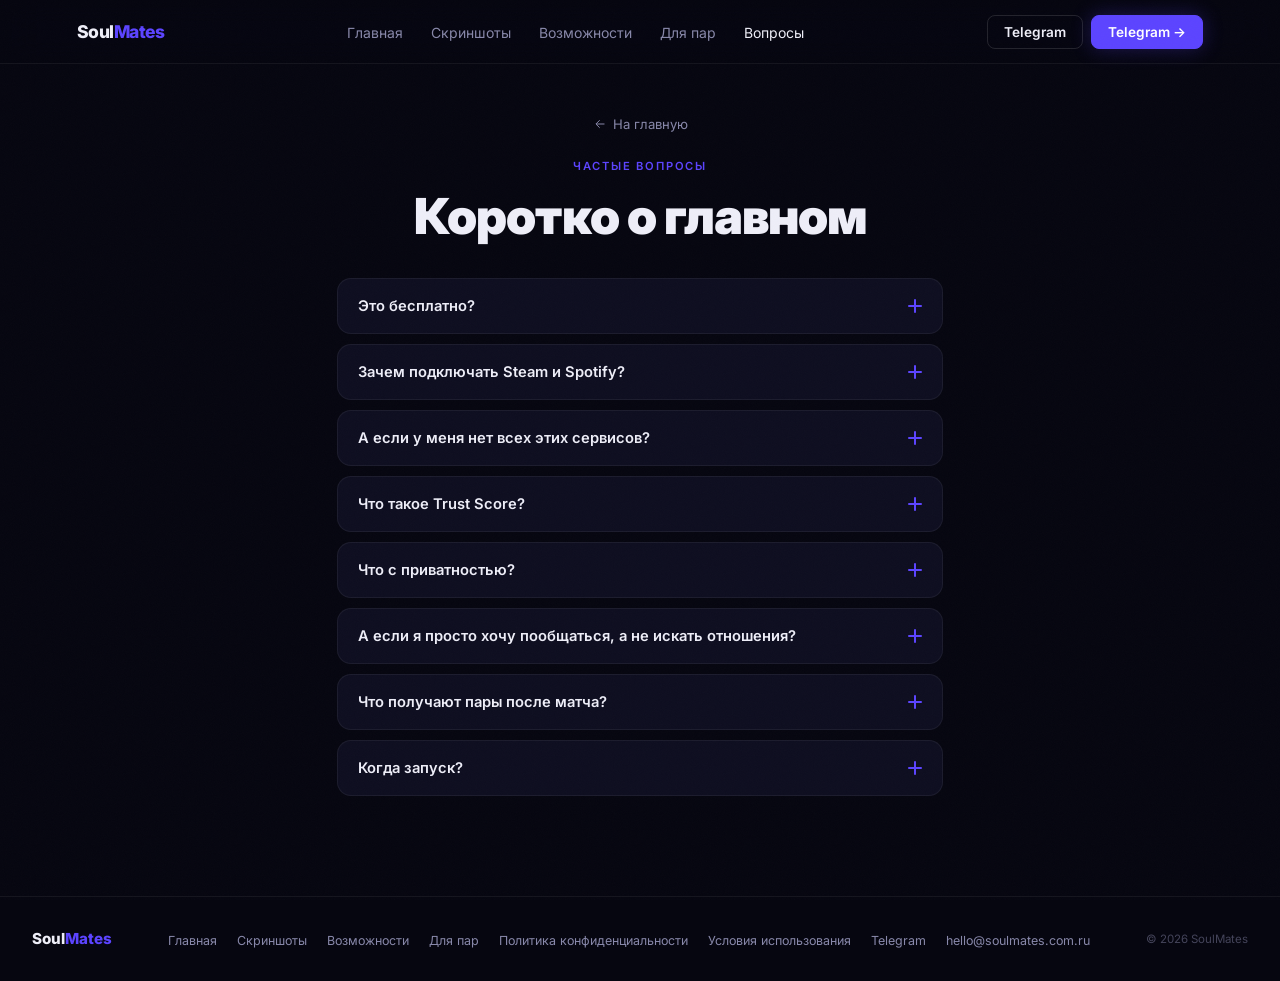
<file: faq.html>
<!DOCTYPE html>
<html lang="ru">
<head>
  <meta charset="UTF-8">
  <meta name="viewport" content="width=device-width, initial-scale=1.0, viewport-fit=cover">
  <meta name="theme-color" content="#060610">
  <title>Вопросы - SoulMates</title>
  <meta name="description" content="Бесплатно ли SoulMates, зачем подключать Steam и Spotify, что с приватностью и когда запуск - короткие ответы на частые вопросы.">
  <meta property="og:type" content="website">
  <meta property="og:title" content="SoulMates - частые вопросы">
  <meta property="og:description" content="Коротко о главном: бесплатно, приватно, честно.">
  <meta property="og:url" content="https://soulmates.com.ru/faq.html">
  <meta name="twitter:card" content="summary_large_image">
  <link rel="preconnect" href="https://fonts.googleapis.com">
  <link rel="preconnect" href="https://fonts.gstatic.com" crossorigin>
  <link href="https://fonts.googleapis.com/css2?family=Inter:wght@300;400;500;600;700;800;900&display=swap" rel="stylesheet">
  <link href="style.css?v=3" rel="stylesheet">
</head>
<body>

<svg width="0" height="0" style="position:absolute" aria-hidden="true" focusable="false">
  <defs>
    <symbol id="i-spark" viewBox="0 0 24 24"><path d="M12 3v4M12 17v4M3 12h4M17 12h4M6 6l2.5 2.5M15.5 15.5L18 18M18 6l-2.5 2.5M8.5 15.5L6 18" stroke-width="1.6" stroke-linecap="round"/><circle cx="12" cy="12" r="2.6" stroke-width="1.6"/></symbol>
    <symbol id="i-heart" viewBox="0 0 24 24"><path d="M12 20s-7-4.5-9.2-8.4C1.3 8.9 2.6 5.5 6 5.2c2-.2 3.4 1 4 2 .6-1 2-2.2 4-2 3.4.3 4.7 3.7 3.2 6.4C19 15.5 12 20 12 20z" stroke-width="1.6" stroke-linejoin="round"/></symbol>
    <symbol id="i-shield" viewBox="0 0 24 24"><path d="M12 3l8 3v5.5c0 4.7-3.4 8.3-8 9.5-4.6-1.2-8-4.8-8-9.5V6l8-3z" stroke-width="1.6" stroke-linejoin="round"/><path d="M9 12l2 2 4-4" stroke-width="1.6" stroke-linecap="round" stroke-linejoin="round"/></symbol>
    <symbol id="i-calendar" viewBox="0 0 24 24"><rect x="3.5" y="5" width="17" height="16" rx="2.5" stroke-width="1.6"/><path d="M3.5 9.5h17M8 3v4M16 3v4" stroke-width="1.6" stroke-linecap="round"/></symbol>
    <symbol id="i-camera" viewBox="0 0 24 24"><path d="M4 8.5A2.5 2.5 0 0 1 6.5 6h1l1.2-1.8A1 1 0 0 1 10.5 4h3a1 1 0 0 1 .8.4L15.5 6h2A2.5 2.5 0 0 1 20 8.5v8A2.5 2.5 0 0 1 17.5 19h-11A2.5 2.5 0 0 1 4 16.5v-8z" stroke-width="1.6" stroke-linejoin="round"/><circle cx="12" cy="12.5" r="3.2" stroke-width="1.6"/></symbol>
    <symbol id="i-target" viewBox="0 0 24 24"><circle cx="12" cy="12" r="8.5" stroke-width="1.6"/><circle cx="12" cy="12" r="4.5" stroke-width="1.6"/><circle cx="12" cy="12" r="1.2" stroke-width="1.6"/></symbol>
    <symbol id="i-wallet" viewBox="0 0 24 24"><rect x="3.5" y="6" width="17" height="13" rx="2.5" stroke-width="1.6"/><path d="M3.5 10h17" stroke-width="1.6"/><circle cx="16.5" cy="14" r="1.2" stroke-width="1.6"/></symbol>
    <symbol id="i-music" viewBox="0 0 24 24"><path d="M9 18V6l10-2v12" stroke-width="1.6" stroke-linecap="round" stroke-linejoin="round"/><circle cx="6.5" cy="18" r="2.5" stroke-width="1.6"/><circle cx="16.5" cy="16" r="2.5" stroke-width="1.6"/></symbol>
    <symbol id="i-game" viewBox="0 0 24 24"><path d="M7 8h10a4 4 0 0 1 3.9 3.1l.8 4A2.6 2.6 0 0 1 19.2 18c-1 0-1.6-.6-2.2-1.4L16 15H8l-1 1.6C6.4 17.4 5.8 18 4.8 18a2.6 2.6 0 0 1-2.5-2.9l.8-4A4 4 0 0 1 7 8z" stroke-width="1.6" stroke-linejoin="round"/><path d="M7 11.5v2M6 12.5h2M15.5 11.5h.01M17.5 13.5h.01" stroke-width="1.6" stroke-linecap="round"/></symbol>
    <symbol id="i-film" viewBox="0 0 24 24"><rect x="3.5" y="4.5" width="17" height="15" rx="2.5" stroke-width="1.6"/><path d="M8 4.5v15M16 4.5v15M3.5 9.5h4.5M16 9.5h4.5M3.5 14.5h4.5M16 14.5h4.5" stroke-width="1.6"/></symbol>
    <symbol id="i-map" viewBox="0 0 24 24"><path d="M12 21s6-5.3 6-10a6 6 0 1 0-12 0c0 4.7 6 10 6 10z" stroke-width="1.6" stroke-linejoin="round"/><circle cx="12" cy="11" r="2.2" stroke-width="1.6"/></symbol>
    <symbol id="i-trophy" viewBox="0 0 24 24"><path d="M7 4h10v4a5 5 0 0 1-10 0V4z" stroke-width="1.6" stroke-linejoin="round"/><path d="M7 6H4.5v1A3.5 3.5 0 0 0 8 10.5M17 6h2.5v1A3.5 3.5 0 0 1 16 10.5M9.5 13.5h5M10 13.5l-.5 4M14 13.5l.5 4M8.5 20.5h7" stroke-width="1.6" stroke-linecap="round"/></symbol>
    <symbol id="i-check" viewBox="0 0 24 24"><path d="M5 12.5l4.5 4.5L19 7" stroke-width="1.8" stroke-linecap="round" stroke-linejoin="round"/></symbol>
    <symbol id="i-x" viewBox="0 0 24 24"><path d="M6 6l12 12M18 6L6 18" stroke-width="1.8" stroke-linecap="round"/></symbol>
    <symbol id="i-arrow" viewBox="0 0 24 24"><path d="M5 12h13M13 6l6 6-6 6" stroke-width="1.7" stroke-linecap="round" stroke-linejoin="round"/></symbol>
    <symbol id="i-tg" viewBox="0 0 24 24"><path d="M21 5L3.5 11.8c-.9.3-.9 1.5 0 1.8l4.3 1.4 1.7 5c.2.7 1.1.8 1.6.3l2.4-2.2 4.3 3.2c.6.4 1.4.1 1.6-.6L22 6.1c.2-.8-.5-1.4-1-1.1z" stroke-width="1.4" stroke-linejoin="round"/></symbol>
    <symbol id="i-vk" viewBox="0 0 24 24"><path d="M3 8c.4 4.3 3 8.4 7.6 8.4h.5v-2.5c1.6.2 2.5 1.4 3.2 2.5h2.4c-.5-1.5-1.6-2.8-2.9-3.4 1.2-.7 2.2-1.9 2.6-3.6h-2.2c-.5 1.4-1.5 2.5-3.1 2.7V8h-2.3v4.2C7.7 11.8 6.5 9.9 6.2 8H3z" stroke-width="1.3" stroke-linejoin="round"/></symbol>
    <symbol id="i-link" viewBox="0 0 24 24"><path d="M9 15l6-6M10.5 6.5l1-1a4 4 0 0 1 5.7 5.7l-1.7 1.7M13.5 17.5l-1 1a4 4 0 0 1-5.7-5.7l1.7-1.7" stroke-width="1.6" stroke-linecap="round" stroke-linejoin="round"/></symbol>
    <symbol id="i-gift" viewBox="0 0 24 24"><rect x="3.5" y="10" width="17" height="10" rx="1.5" stroke-width="1.6"/><path d="M3.5 10h17M12 10v10" stroke-width="1.6"/><path d="M12 10c-2-4-6-4-6-1s3 1 6 1zM12 10c2-4 6-4 6-1s-3 1-6 1z" stroke-width="1.6" stroke-linejoin="round"/></symbol>
    <symbol id="i-question" viewBox="0 0 24 24"><circle cx="12" cy="12" r="9" stroke-width="1.6"/><path d="M9.5 9.2a2.5 2.5 0 1 1 3.5 2.3c-.8.4-1 .9-1 1.8" stroke-width="1.6" stroke-linecap="round"/><circle cx="12" cy="16.5" r="0.9" fill="currentColor" stroke="none"/></symbol>
  </defs>
</svg>

<nav>
  <a href="index.html" class="logo">Soul<span>Mates</span></a>
  <ul class="nav-center">
    <li><a href="index.html">Главная</a></li>
    <li><a href="screenshots.html">Скриншоты</a></li>
    <li><a href="features.html">Возможности</a></li>
    <li><a href="couples.html">Для пар</a></li>
    <li><a href="faq.html" class="active">Вопросы</a></li>
  </ul>
  <div class="nav-right">
    <a href="https://t.me/soulmates_ru_onboarding" class="btn-sm">Telegram</a>
    <a href="https://t.me/soulmates_ru_onboarding" class="btn-sm btn-accent" target="_blank" rel="noopener">Telegram →</a>
  </div>
  <button class="nav-burger" id="navBurger" aria-label="Меню" aria-expanded="false">
    <span></span><span></span><span></span>
  </button>
</nav>

<div class="nav-mobile" id="navMobile" aria-hidden="true">
  <a href="index.html" onclick="closeNav()">Главная</a>
  <a href="screenshots.html" onclick="closeNav()">Скриншоты</a>
  <a href="features.html" onclick="closeNav()">Возможности</a>
  <a href="couples.html" onclick="closeNav()">Для пар</a>
  <a href="faq.html" class="active" onclick="closeNav()">Вопросы</a>
  <div class="nav-mobile-divider"></div>
  <div class="nav-mobile-actions">
    <a href="https://t.me/soulmates_ru_onboarding" onclick="closeNav()">Telegram-канал</a>
    <a href="https://t.me/soulmates_ru_onboarding" class="mob-accent" target="_blank" rel="noopener" onclick="closeNav()">Telegram →</a>
  </div>
</div>

<div class="page-hero reveal">
  <a href="index.html" class="page-back"><svg class="ic"><use href="#i-arrow"/></svg> На главную</a>
  <div class="tag">Частые вопросы</div>
  <h1>Коротко о главном</h1>
</div>

<section class="faq" style="padding-top:12px;">
  <div class="faq-list reveal">
    <details class="faq-item">
      <summary>Это бесплатно?<span class="faq-plus"></span></summary>
      <p>Да. Базовый SoulMates бесплатный: лента, матчи, чат и совместимость. Premium добавляет инкогнито, расширенные фильтры и фишки для пар - но без него всё работает.</p>
    </details>
    <details class="faq-item">
      <summary>Зачем подключать Steam и Spotify?<span class="faq-plus"></span></summary>
      <p>Чтобы профиль собрался сам и совместимость считалась по реальным вкусам, а не по тому, что ты написал ради красоты. Данные используются только для подбора - публично видно ровно столько, сколько ты разрешишь.</p>
    </details>
    <details class="faq-item">
      <summary>А если у меня нет всех этих сервисов?<span class="faq-plus"></span></summary>
      <p>Достаточно одного. Чем больше подключишь, тем точнее процент - но даже один аккаунт уже лучше пустой анкеты.</p>
    </details>
    <details class="faq-item">
      <summary>Что такое Trust Score?<span class="faq-plus"></span></summary>
      <p>Индекс доверия у каждого профиля - собирается из верификации аккаунта, реальной активности и истории жалоб. Виден прямо на карточке в ленте, до того как ты лайкнул. Подробнее - на странице <a href="features.html">«Возможности»</a>.</p>
    </details>
    <details class="faq-item">
      <summary>Что с приватностью?<span class="faq-plus"></span></summary>
      <p>Точный возраст и геолокация скрыты по умолчанию. Есть режим инкогнито: тебя видят только те, кого ты лайкнул. Архитектура заточена против деанона.</p>
    </details>
    <details class="faq-item">
      <summary>А если я просто хочу пообщаться, а не искать отношения?<span class="faq-plus"></span></summary>
      <p>Честно с самого начала: при регистрации выбираешь, что тебе нужно - пообщаться, свидание или отношения. Это видно в подборе, а не додумывается за тебя по умолчанию, и его можно поменять в любой момент.</p>
    </details>
    <details class="faq-item">
      <summary>Что получают пары после матча?<span class="faq-plus"></span></summary>
      <p>11 инструментов для жизни вдвоём - календарь, таймлайн, фотоальбом, карта воспоминаний, расходы, вишлист, вопрос дня, испытания, задачи, достижения и couple-подписка. Весь список - на странице <a href="couples.html">«Для пар»</a>.</p>
    </details>
    <details class="faq-item">
      <summary>Когда запуск?<span class="faq-plus"></span></summary>
      <p>Скоро - таймер на главной странице показывает обратный отсчёт. Кто в очереди, тот заходит первым. Все новости - в <a href="https://t.me/soulmates_ru_onboarding">Telegram-канале</a>.</p>
    </details>
  </div>
</section>

<footer>
  <div class="footer-logo">Soul<span>Mates</span></div>
  <ul class="footer-links">
    <li><a href="index.html">Главная</a></li>
    <li><a href="screenshots.html">Скриншоты</a></li>
    <li><a href="features.html">Возможности</a></li>
    <li><a href="couples.html">Для пар</a></li>
    <li><a>Политика конфиденциальности</a></li>
    <li><a>Условия использования</a></li>
    <li><a href="https://t.me/soulmates_ru_onboarding">Telegram</a></li>
    <li><a href="mailto:hello@soulmates.com.ru">hello@soulmates.com.ru</a></li>
  </ul>
  <div class="footer-copy">© 2026 SoulMates</div>
</footer>

<script>
  const revealIO = new IntersectionObserver((entries) => {
    entries.forEach(e => {
      if (e.isIntersecting) { e.target.classList.add('on'); revealIO.unobserve(e.target); }
    });
  }, { threshold: 0.08 });
  document.querySelectorAll('.reveal').forEach(el => revealIO.observe(el));

  const nav       = document.querySelector('nav');
  const burger    = document.getElementById('navBurger');
  const mobileNav = document.getElementById('navMobile');

  burger.addEventListener('click', () => {
    const open = mobileNav.classList.toggle('open');
    burger.classList.toggle('open', open);
    burger.setAttribute('aria-expanded', open);
    mobileNav.setAttribute('aria-hidden', !open);
    document.body.style.overflow = open ? 'hidden' : '';
  });

  function closeNav() {
    mobileNav.classList.remove('open');
    burger.classList.remove('open');
    burger.setAttribute('aria-expanded', 'false');
    mobileNav.setAttribute('aria-hidden', 'true');
    document.body.style.overflow = '';
  }

  document.addEventListener('click', e => {
    if (!nav.contains(e.target) && !mobileNav.contains(e.target)) closeNav();
  });
</script>

</body>
</html>
</file>
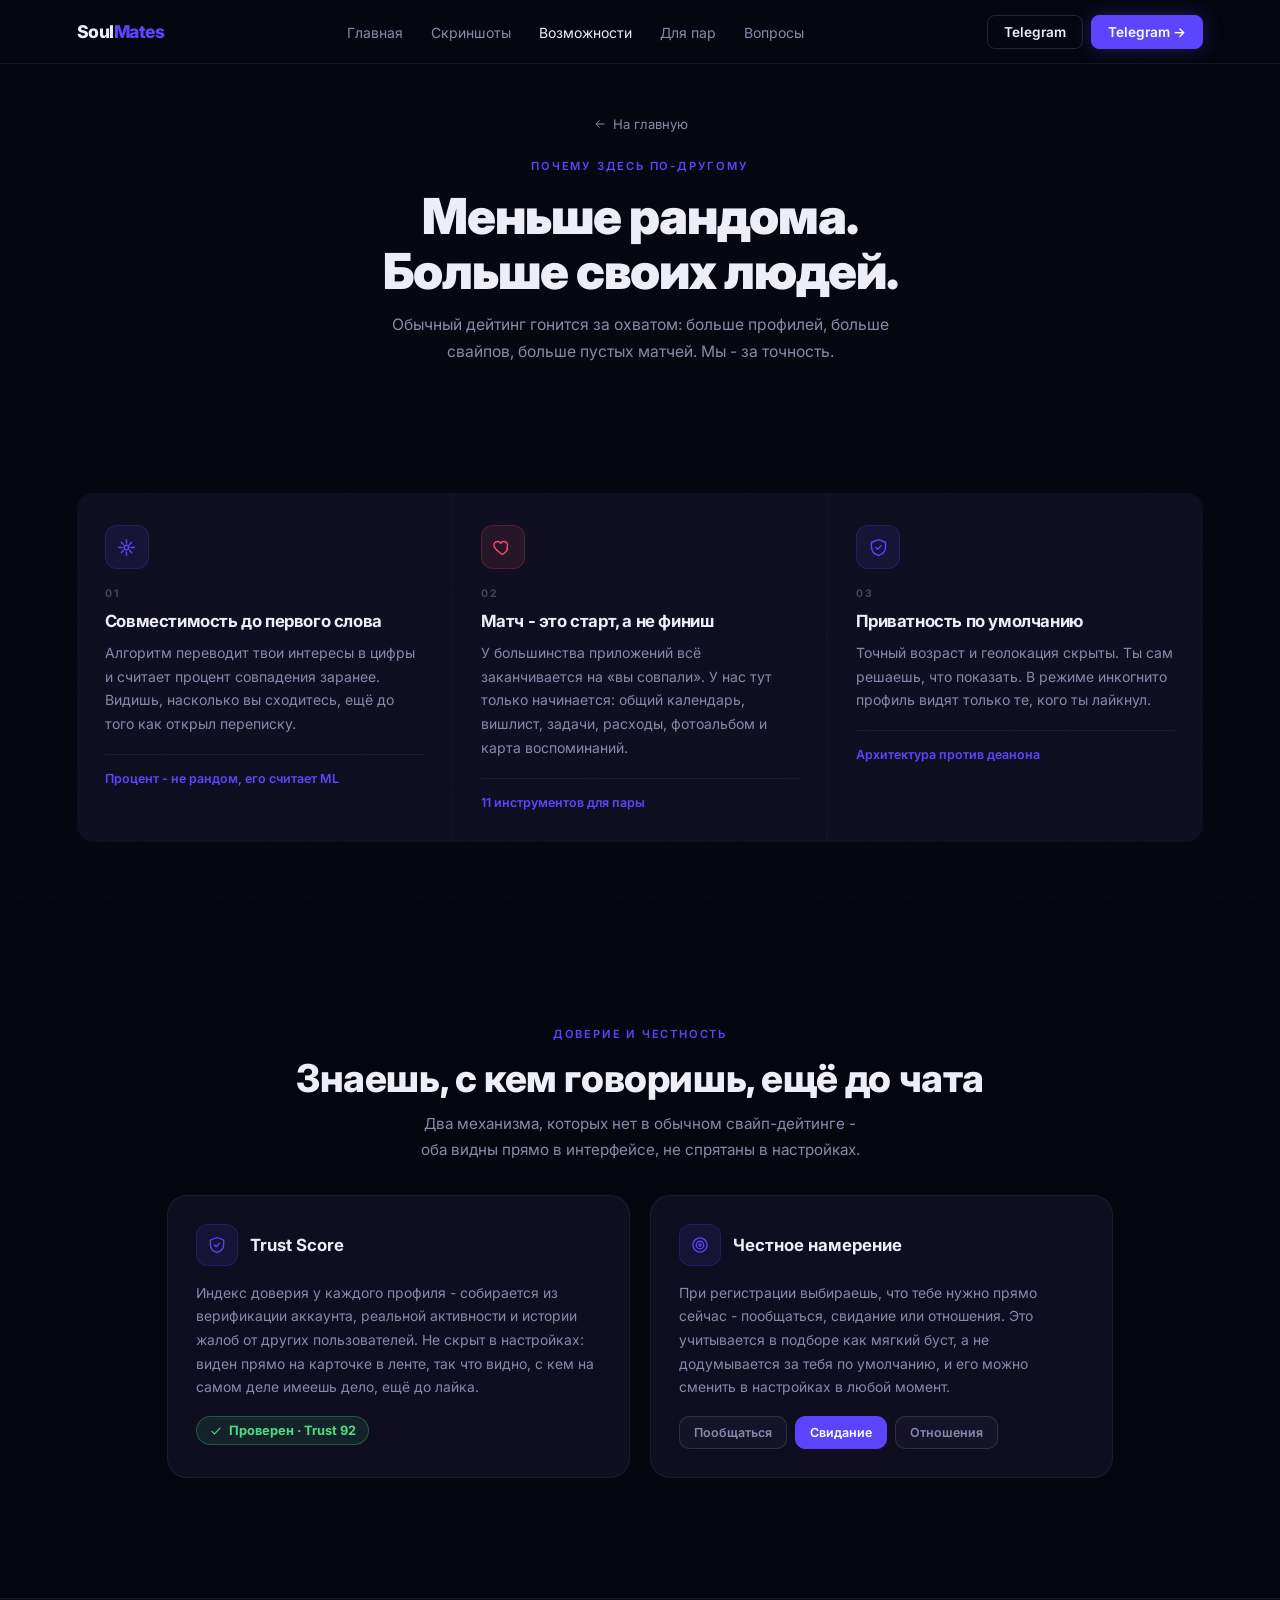
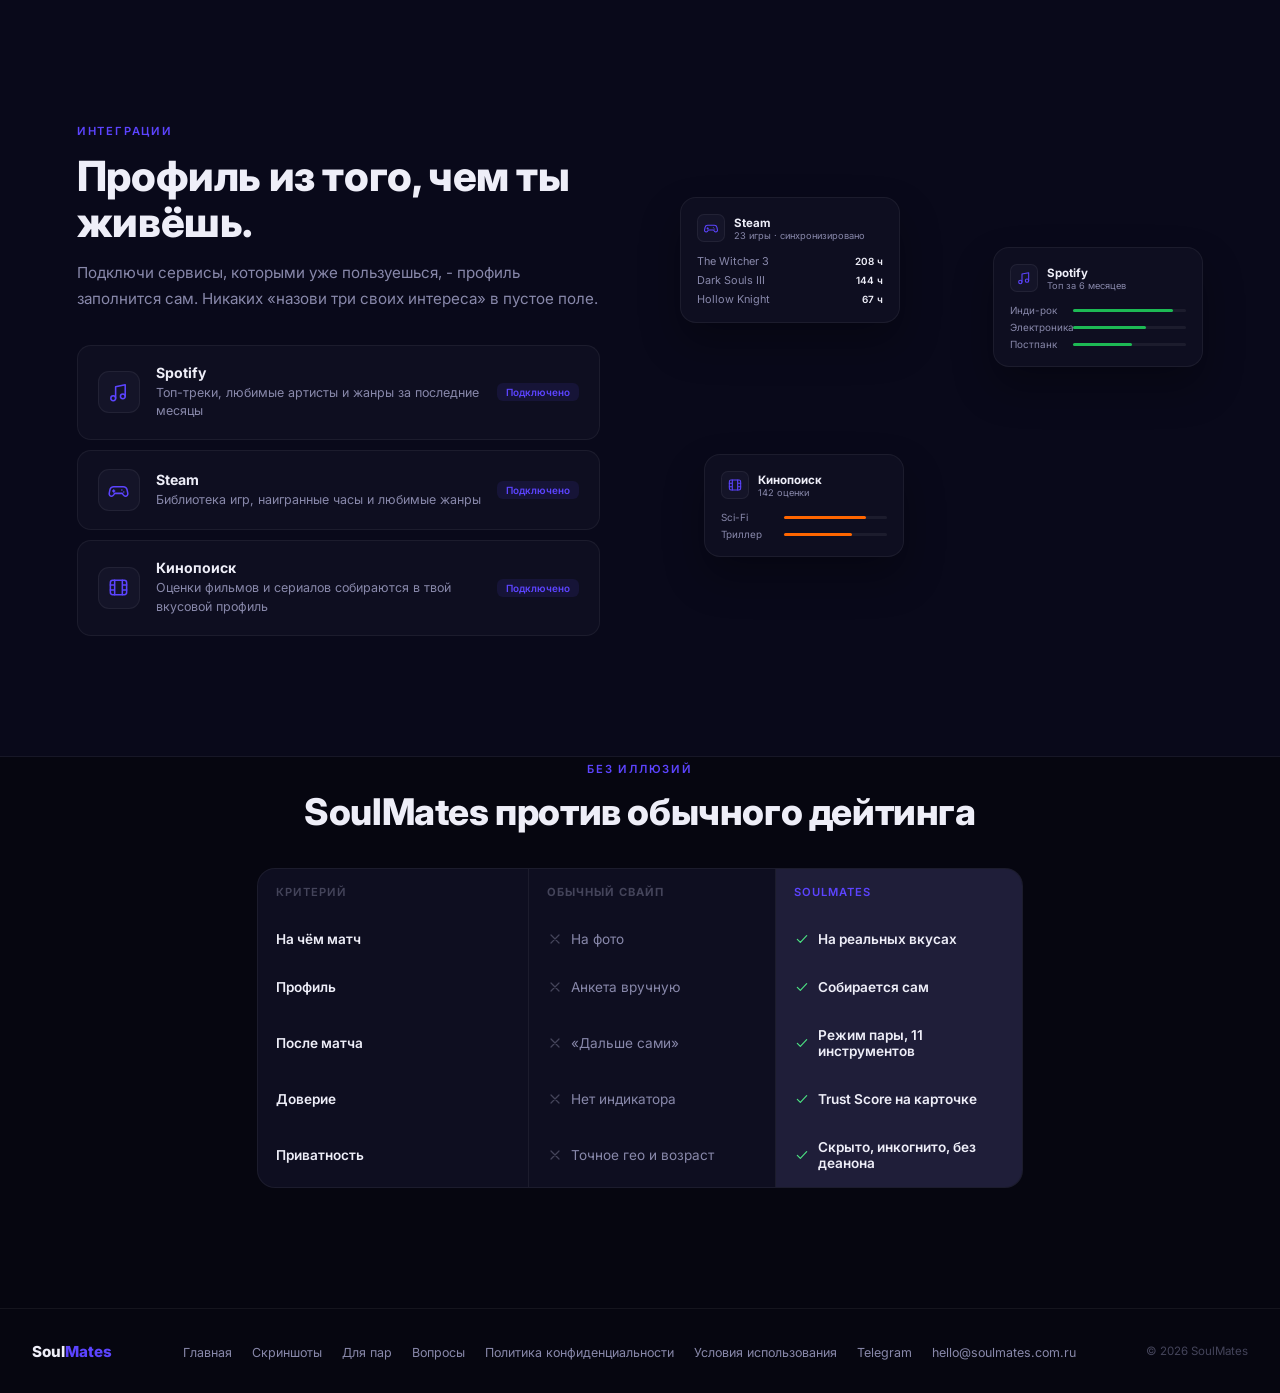
<file: features.html>
<!DOCTYPE html>
<html lang="ru">
<head>
  <meta charset="UTF-8">
  <meta name="viewport" content="width=device-width, initial-scale=1.0, viewport-fit=cover">
  <meta name="theme-color" content="#060610">
  <title>Возможности - SoulMates</title>
  <meta name="description" content="ML-совместимость, Trust Score, честное намерение, приватность по умолчанию и интеграции с Steam, Spotify, Кинопоиском. Чем SoulMates отличается от обычного дейтинга.">
  <meta property="og:type" content="website">
  <meta property="og:title" content="SoulMates - чем мы отличаемся">
  <meta property="og:description" content="ML-совместимость, Trust Score, честное намерение и приватность по умолчанию.">
  <meta property="og:url" content="https://soulmates.com.ru/features.html">
  <meta name="twitter:card" content="summary_large_image">
  <link rel="preconnect" href="https://fonts.googleapis.com">
  <link rel="preconnect" href="https://fonts.gstatic.com" crossorigin>
  <link href="https://fonts.googleapis.com/css2?family=Inter:wght@300;400;500;600;700;800;900&display=swap" rel="stylesheet">
  <link href="style.css?v=3" rel="stylesheet">
</head>
<body>

<svg width="0" height="0" style="position:absolute" aria-hidden="true" focusable="false">
  <defs>
    <symbol id="i-spark" viewBox="0 0 24 24"><path d="M12 3v4M12 17v4M3 12h4M17 12h4M6 6l2.5 2.5M15.5 15.5L18 18M18 6l-2.5 2.5M8.5 15.5L6 18" stroke-width="1.6" stroke-linecap="round"/><circle cx="12" cy="12" r="2.6" stroke-width="1.6"/></symbol>
    <symbol id="i-heart" viewBox="0 0 24 24"><path d="M12 20s-7-4.5-9.2-8.4C1.3 8.9 2.6 5.5 6 5.2c2-.2 3.4 1 4 2 .6-1 2-2.2 4-2 3.4.3 4.7 3.7 3.2 6.4C19 15.5 12 20 12 20z" stroke-width="1.6" stroke-linejoin="round"/></symbol>
    <symbol id="i-shield" viewBox="0 0 24 24"><path d="M12 3l8 3v5.5c0 4.7-3.4 8.3-8 9.5-4.6-1.2-8-4.8-8-9.5V6l8-3z" stroke-width="1.6" stroke-linejoin="round"/><path d="M9 12l2 2 4-4" stroke-width="1.6" stroke-linecap="round" stroke-linejoin="round"/></symbol>
    <symbol id="i-calendar" viewBox="0 0 24 24"><rect x="3.5" y="5" width="17" height="16" rx="2.5" stroke-width="1.6"/><path d="M3.5 9.5h17M8 3v4M16 3v4" stroke-width="1.6" stroke-linecap="round"/></symbol>
    <symbol id="i-camera" viewBox="0 0 24 24"><path d="M4 8.5A2.5 2.5 0 0 1 6.5 6h1l1.2-1.8A1 1 0 0 1 10.5 4h3a1 1 0 0 1 .8.4L15.5 6h2A2.5 2.5 0 0 1 20 8.5v8A2.5 2.5 0 0 1 17.5 19h-11A2.5 2.5 0 0 1 4 16.5v-8z" stroke-width="1.6" stroke-linejoin="round"/><circle cx="12" cy="12.5" r="3.2" stroke-width="1.6"/></symbol>
    <symbol id="i-target" viewBox="0 0 24 24"><circle cx="12" cy="12" r="8.5" stroke-width="1.6"/><circle cx="12" cy="12" r="4.5" stroke-width="1.6"/><circle cx="12" cy="12" r="1.2" stroke-width="1.6"/></symbol>
    <symbol id="i-wallet" viewBox="0 0 24 24"><rect x="3.5" y="6" width="17" height="13" rx="2.5" stroke-width="1.6"/><path d="M3.5 10h17" stroke-width="1.6"/><circle cx="16.5" cy="14" r="1.2" stroke-width="1.6"/></symbol>
    <symbol id="i-music" viewBox="0 0 24 24"><path d="M9 18V6l10-2v12" stroke-width="1.6" stroke-linecap="round" stroke-linejoin="round"/><circle cx="6.5" cy="18" r="2.5" stroke-width="1.6"/><circle cx="16.5" cy="16" r="2.5" stroke-width="1.6"/></symbol>
    <symbol id="i-game" viewBox="0 0 24 24"><path d="M7 8h10a4 4 0 0 1 3.9 3.1l.8 4A2.6 2.6 0 0 1 19.2 18c-1 0-1.6-.6-2.2-1.4L16 15H8l-1 1.6C6.4 17.4 5.8 18 4.8 18a2.6 2.6 0 0 1-2.5-2.9l.8-4A4 4 0 0 1 7 8z" stroke-width="1.6" stroke-linejoin="round"/><path d="M7 11.5v2M6 12.5h2M15.5 11.5h.01M17.5 13.5h.01" stroke-width="1.6" stroke-linecap="round"/></symbol>
    <symbol id="i-film" viewBox="0 0 24 24"><rect x="3.5" y="4.5" width="17" height="15" rx="2.5" stroke-width="1.6"/><path d="M8 4.5v15M16 4.5v15M3.5 9.5h4.5M16 9.5h4.5M3.5 14.5h4.5M16 14.5h4.5" stroke-width="1.6"/></symbol>
    <symbol id="i-map" viewBox="0 0 24 24"><path d="M12 21s6-5.3 6-10a6 6 0 1 0-12 0c0 4.7 6 10 6 10z" stroke-width="1.6" stroke-linejoin="round"/><circle cx="12" cy="11" r="2.2" stroke-width="1.6"/></symbol>
    <symbol id="i-trophy" viewBox="0 0 24 24"><path d="M7 4h10v4a5 5 0 0 1-10 0V4z" stroke-width="1.6" stroke-linejoin="round"/><path d="M7 6H4.5v1A3.5 3.5 0 0 0 8 10.5M17 6h2.5v1A3.5 3.5 0 0 1 16 10.5M9.5 13.5h5M10 13.5l-.5 4M14 13.5l.5 4M8.5 20.5h7" stroke-width="1.6" stroke-linecap="round"/></symbol>
    <symbol id="i-check" viewBox="0 0 24 24"><path d="M5 12.5l4.5 4.5L19 7" stroke-width="1.8" stroke-linecap="round" stroke-linejoin="round"/></symbol>
    <symbol id="i-x" viewBox="0 0 24 24"><path d="M6 6l12 12M18 6L6 18" stroke-width="1.8" stroke-linecap="round"/></symbol>
    <symbol id="i-arrow" viewBox="0 0 24 24"><path d="M5 12h13M13 6l6 6-6 6" stroke-width="1.7" stroke-linecap="round" stroke-linejoin="round"/></symbol>
    <symbol id="i-tg" viewBox="0 0 24 24"><path d="M21 5L3.5 11.8c-.9.3-.9 1.5 0 1.8l4.3 1.4 1.7 5c.2.7 1.1.8 1.6.3l2.4-2.2 4.3 3.2c.6.4 1.4.1 1.6-.6L22 6.1c.2-.8-.5-1.4-1-1.1z" stroke-width="1.4" stroke-linejoin="round"/></symbol>
    <symbol id="i-vk" viewBox="0 0 24 24"><path d="M3 8c.4 4.3 3 8.4 7.6 8.4h.5v-2.5c1.6.2 2.5 1.4 3.2 2.5h2.4c-.5-1.5-1.6-2.8-2.9-3.4 1.2-.7 2.2-1.9 2.6-3.6h-2.2c-.5 1.4-1.5 2.5-3.1 2.7V8h-2.3v4.2C7.7 11.8 6.5 9.9 6.2 8H3z" stroke-width="1.3" stroke-linejoin="round"/></symbol>
    <symbol id="i-link" viewBox="0 0 24 24"><path d="M9 15l6-6M10.5 6.5l1-1a4 4 0 0 1 5.7 5.7l-1.7 1.7M13.5 17.5l-1 1a4 4 0 0 1-5.7-5.7l1.7-1.7" stroke-width="1.6" stroke-linecap="round" stroke-linejoin="round"/></symbol>
    <symbol id="i-gift" viewBox="0 0 24 24"><rect x="3.5" y="10" width="17" height="10" rx="1.5" stroke-width="1.6"/><path d="M3.5 10h17M12 10v10" stroke-width="1.6"/><path d="M12 10c-2-4-6-4-6-1s3 1 6 1zM12 10c2-4 6-4 6-1s-3 1-6 1z" stroke-width="1.6" stroke-linejoin="round"/></symbol>
    <symbol id="i-question" viewBox="0 0 24 24"><circle cx="12" cy="12" r="9" stroke-width="1.6"/><path d="M9.5 9.2a2.5 2.5 0 1 1 3.5 2.3c-.8.4-1 .9-1 1.8" stroke-width="1.6" stroke-linecap="round"/><circle cx="12" cy="16.5" r="0.9" fill="currentColor" stroke="none"/></symbol>
  </defs>
</svg>

<nav>
  <a href="index.html" class="logo">Soul<span>Mates</span></a>
  <ul class="nav-center">
    <li><a href="index.html">Главная</a></li>
    <li><a href="screenshots.html">Скриншоты</a></li>
    <li><a href="features.html" class="active">Возможности</a></li>
    <li><a href="couples.html">Для пар</a></li>
    <li><a href="faq.html">Вопросы</a></li>
  </ul>
  <div class="nav-right">
    <a href="https://t.me/soulmates_ru_onboarding" class="btn-sm">Telegram</a>
    <a href="https://t.me/soulmates_ru_onboarding" class="btn-sm btn-accent" target="_blank" rel="noopener">Telegram →</a>
  </div>
  <button class="nav-burger" id="navBurger" aria-label="Меню" aria-expanded="false">
    <span></span><span></span><span></span>
  </button>
</nav>

<div class="nav-mobile" id="navMobile" aria-hidden="true">
  <a href="index.html" onclick="closeNav()">Главная</a>
  <a href="screenshots.html" onclick="closeNav()">Скриншоты</a>
  <a href="features.html" class="active" onclick="closeNav()">Возможности</a>
  <a href="couples.html" onclick="closeNav()">Для пар</a>
  <a href="faq.html" onclick="closeNav()">Вопросы</a>
  <div class="nav-mobile-divider"></div>
  <div class="nav-mobile-actions">
    <a href="https://t.me/soulmates_ru_onboarding" onclick="closeNav()">Telegram-канал</a>
    <a href="https://t.me/soulmates_ru_onboarding" class="mob-accent" target="_blank" rel="noopener" onclick="closeNav()">Telegram →</a>
  </div>
</div>

<div class="page-hero reveal">
  <a href="index.html" class="page-back"><svg class="ic"><use href="#i-arrow"/></svg> На главную</a>
  <div class="tag">Почему здесь по-другому</div>
  <h1>Меньше рандома.<br>Больше своих людей.</h1>
  <p>Обычный дейтинг гонится за охватом: больше профилей, больше свайпов, больше пустых матчей. Мы - за точность.</p>
</div>

<!-- FEATURES GRID -->
<section class="features">
  <div class="features-grid reveal">
    <div class="feature">
      <div class="feature-ic"><svg class="ic"><use href="#i-spark"/></svg></div>
      <div class="feature-num">01</div>
      <h3>Совместимость до первого слова</h3>
      <p>
        Алгоритм переводит твои интересы в цифры и считает процент совпадения заранее.
        Видишь, насколько вы сходитесь, ещё до того как открыл переписку.
      </p>
      <div class="feature-highlight">Процент - не рандом, его считает ML</div>
    </div>
    <div class="feature">
      <div class="feature-ic"><svg class="ic"><use href="#i-heart"/></svg></div>
      <div class="feature-num">02</div>
      <h3>Матч - это старт, а не финиш</h3>
      <p>
        У большинства приложений всё заканчивается на «вы совпали». У нас тут только начинается:
        общий календарь, вишлист, задачи, расходы, фотоальбом и карта воспоминаний.
      </p>
      <div class="feature-highlight">11 инструментов для пары</div>
    </div>
    <div class="feature">
      <div class="feature-ic"><svg class="ic"><use href="#i-shield"/></svg></div>
      <div class="feature-num">03</div>
      <h3>Приватность по умолчанию</h3>
      <p>
        Точный возраст и геолокация скрыты. Ты сам решаешь, что показать.
        В режиме инкогнито профиль видят только те, кого ты лайкнул.
      </p>
      <div class="feature-highlight">Архитектура против деанона</div>
    </div>
  </div>
</section>

<!-- TRUST SCORE + INTENT -->
<section class="showcase">
  <div class="how-header reveal" style="margin-bottom:32px;">
    <div class="tag">Доверие и честность</div>
    <h2>Знаешь, с кем говоришь, ещё до чата</h2>
    <p>Два механизма, которых нет в обычном свайп-дейтинге - оба видны прямо в интерфейсе, не спрятаны в настройках.</p>
  </div>
  <div class="showcase-grid reveal">
    <div class="showcase-card">
      <div class="showcase-top">
        <div class="showcase-icon"><svg class="ic"><use href="#i-shield"/></svg></div>
        <div class="showcase-title">Trust Score</div>
      </div>
      <p>
        Индекс доверия у каждого профиля - собирается из верификации аккаунта, реальной активности
        и истории жалоб от других пользователей. Не скрыт в настройках: виден прямо на карточке в ленте,
        так что видно, с кем на самом деле имеешь дело, ещё до лайка.
      </p>
      <div class="trust-badge-demo"><svg class="ic"><use href="#i-check"/></svg> Проверен · Trust 92</div>
    </div>
    <div class="showcase-card">
      <div class="showcase-top">
        <div class="showcase-icon"><svg class="ic"><use href="#i-target"/></svg></div>
        <div class="showcase-title">Честное намерение</div>
      </div>
      <p>
        При регистрации выбираешь, что тебе нужно прямо сейчас - пообщаться, свидание или отношения.
        Это учитывается в подборе как мягкий буст, а не додумывается за тебя по умолчанию,
        и его можно сменить в настройках в любой момент.
      </p>
      <div class="intent-pills">
        <div class="intent-pill">Пообщаться</div>
        <div class="intent-pill active">Свидание</div>
        <div class="intent-pill">Отношения</div>
      </div>
    </div>
  </div>
</section>

<!-- INTEGRATIONS -->
<section class="integrations" id="integrations">
  <div class="integrations-inner">
    <div class="integrations-layout">
      <div class="integrations-copy reveal">
        <div class="tag">Интеграции</div>
        <h2>Профиль из того, чем ты живёшь.</h2>
        <p>
          Подключи сервисы, которыми уже пользуешься, - профиль заполнится сам.
          Никаких «назови три своих интереса» в пустое поле.
        </p>

        <div class="integration-cards">
          <div class="int-card">
            <div class="int-icon"><svg class="ic"><use href="#i-music"/></svg></div>
            <div class="int-info">
              <div class="int-name">Spotify</div>
              <div class="int-desc">Топ-треки, любимые артисты и жанры за последние месяцы</div>
            </div>
            <div class="int-status">Подключено</div>
          </div>
          <div class="int-card">
            <div class="int-icon"><svg class="ic"><use href="#i-game"/></svg></div>
            <div class="int-info">
              <div class="int-name">Steam</div>
              <div class="int-desc">Библиотека игр, наигранные часы и любимые жанры</div>
            </div>
            <div class="int-status">Подключено</div>
          </div>
          <div class="int-card">
            <div class="int-icon"><svg class="ic"><use href="#i-film"/></svg></div>
            <div class="int-info">
              <div class="int-name">Кинопоиск</div>
              <div class="int-desc">Оценки фильмов и сериалов собираются в твой вкусовой профиль</div>
            </div>
            <div class="int-status">Подключено</div>
          </div>
        </div>
      </div>

      <div class="integrations-visual reveal" style="transition-delay:0.15s">
        <div class="data-card data-card-steam">
          <div class="dc-header">
            <div class="dc-icon"><svg class="ic"><use href="#i-game"/></svg></div>
            <div>
              <div class="dc-title">Steam</div>
              <div class="dc-sub">23 игры · синхронизировано</div>
            </div>
          </div>
          <div class="dc-items">
            <div class="dc-item"><span class="dc-item-name">The Witcher 3</span><span class="dc-item-val">208 ч</span></div>
            <div class="dc-item"><span class="dc-item-name">Dark Souls III</span><span class="dc-item-val">144 ч</span></div>
            <div class="dc-item"><span class="dc-item-name">Hollow Knight</span><span class="dc-item-val">67 ч</span></div>
          </div>
        </div>

        <div class="data-card data-card-spotify">
          <div class="dc-header">
            <div class="dc-icon"><svg class="ic"><use href="#i-music"/></svg></div>
            <div>
              <div class="dc-title">Spotify</div>
              <div class="dc-sub">Топ за 6 месяцев</div>
            </div>
          </div>
          <div class="dc-bar-row">
            <div class="dc-bar-item">
              <div class="dc-bar-label">Инди-рок</div>
              <div class="dc-bar-track"><div class="dc-bar-fill" style="width:88%"></div></div>
            </div>
            <div class="dc-bar-item">
              <div class="dc-bar-label">Электроника</div>
              <div class="dc-bar-track"><div class="dc-bar-fill" style="width:64%"></div></div>
            </div>
            <div class="dc-bar-item">
              <div class="dc-bar-label">Постпанк</div>
              <div class="dc-bar-track"><div class="dc-bar-fill" style="width:52%"></div></div>
            </div>
          </div>
        </div>

        <div class="data-card data-card-kp">
          <div class="dc-header">
            <div class="dc-icon"><svg class="ic"><use href="#i-film"/></svg></div>
            <div>
              <div class="dc-title">Кинопоиск</div>
              <div class="dc-sub">142 оценки</div>
            </div>
          </div>
          <div class="dc-bar-row">
            <div class="dc-bar-item">
              <div class="dc-bar-label">Sci-Fi</div>
              <div class="dc-bar-track"><div class="dc-bar-fill kp" style="width:80%"></div></div>
            </div>
            <div class="dc-bar-item">
              <div class="dc-bar-label">Триллер</div>
              <div class="dc-bar-track"><div class="dc-bar-fill kp" style="width:66%"></div></div>
            </div>
          </div>
        </div>
      </div>
    </div>
  </div>
</section>

<!-- COMPARISON -->
<section class="compare reveal" id="compare">
  <div class="compare-header">
    <div class="tag">Без иллюзий</div>
    <h2>SoulMates против обычного дейтинга</h2>
  </div>
  <div class="compare-table">
    <div class="compare-row compare-head">
      <div class="compare-feat">Критерий</div>
      <div class="compare-them">Обычный свайп</div>
      <div class="compare-us">SoulMates</div>
    </div>
    <div class="compare-row">
      <div class="compare-feat">На чём матч</div>
      <div class="compare-them"><svg class="ic neg"><use href="#i-x"/></svg> На фото</div>
      <div class="compare-us"><svg class="ic pos"><use href="#i-check"/></svg> На реальных вкусах</div>
    </div>
    <div class="compare-row">
      <div class="compare-feat">Профиль</div>
      <div class="compare-them"><svg class="ic neg"><use href="#i-x"/></svg> Анкета вручную</div>
      <div class="compare-us"><svg class="ic pos"><use href="#i-check"/></svg> Собирается сам</div>
    </div>
    <div class="compare-row">
      <div class="compare-feat">После матча</div>
      <div class="compare-them"><svg class="ic neg"><use href="#i-x"/></svg> «Дальше сами»</div>
      <div class="compare-us"><svg class="ic pos"><use href="#i-check"/></svg> Режим пары, 11 инструментов</div>
    </div>
    <div class="compare-row">
      <div class="compare-feat">Доверие</div>
      <div class="compare-them"><svg class="ic neg"><use href="#i-x"/></svg> Нет индикатора</div>
      <div class="compare-us"><svg class="ic pos"><use href="#i-check"/></svg> Trust Score на карточке</div>
    </div>
    <div class="compare-row">
      <div class="compare-feat">Приватность</div>
      <div class="compare-them"><svg class="ic neg"><use href="#i-x"/></svg> Точное гео и возраст</div>
      <div class="compare-us"><svg class="ic pos"><use href="#i-check"/></svg> Скрыто, инкогнито, без деанона</div>
    </div>
  </div>
</section>

<footer>
  <div class="footer-logo">Soul<span>Mates</span></div>
  <ul class="footer-links">
    <li><a href="index.html">Главная</a></li>
    <li><a href="screenshots.html">Скриншоты</a></li>
    <li><a href="couples.html">Для пар</a></li>
    <li><a href="faq.html">Вопросы</a></li>
    <li><a>Политика конфиденциальности</a></li>
    <li><a>Условия использования</a></li>
    <li><a href="https://t.me/soulmates_ru_onboarding">Telegram</a></li>
    <li><a href="mailto:hello@soulmates.com.ru">hello@soulmates.com.ru</a></li>
  </ul>
  <div class="footer-copy">© 2026 SoulMates</div>
</footer>

<script>
  const revealIO = new IntersectionObserver((entries) => {
    entries.forEach(e => {
      if (e.isIntersecting) { e.target.classList.add('on'); revealIO.unobserve(e.target); }
    });
  }, { threshold: 0.08 });
  document.querySelectorAll('.reveal').forEach(el => revealIO.observe(el));

  const nav       = document.querySelector('nav');
  const burger    = document.getElementById('navBurger');
  const mobileNav = document.getElementById('navMobile');

  burger.addEventListener('click', () => {
    const open = mobileNav.classList.toggle('open');
    burger.classList.toggle('open', open);
    burger.setAttribute('aria-expanded', open);
    mobileNav.setAttribute('aria-hidden', !open);
    document.body.style.overflow = open ? 'hidden' : '';
  });

  function closeNav() {
    mobileNav.classList.remove('open');
    burger.classList.remove('open');
    burger.setAttribute('aria-expanded', 'false');
    mobileNav.setAttribute('aria-hidden', 'true');
    document.body.style.overflow = '';
  }

  document.addEventListener('click', e => {
    if (!nav.contains(e.target) && !mobileNav.contains(e.target)) closeNav();
  });
</script>

</body>
</html>
</file>
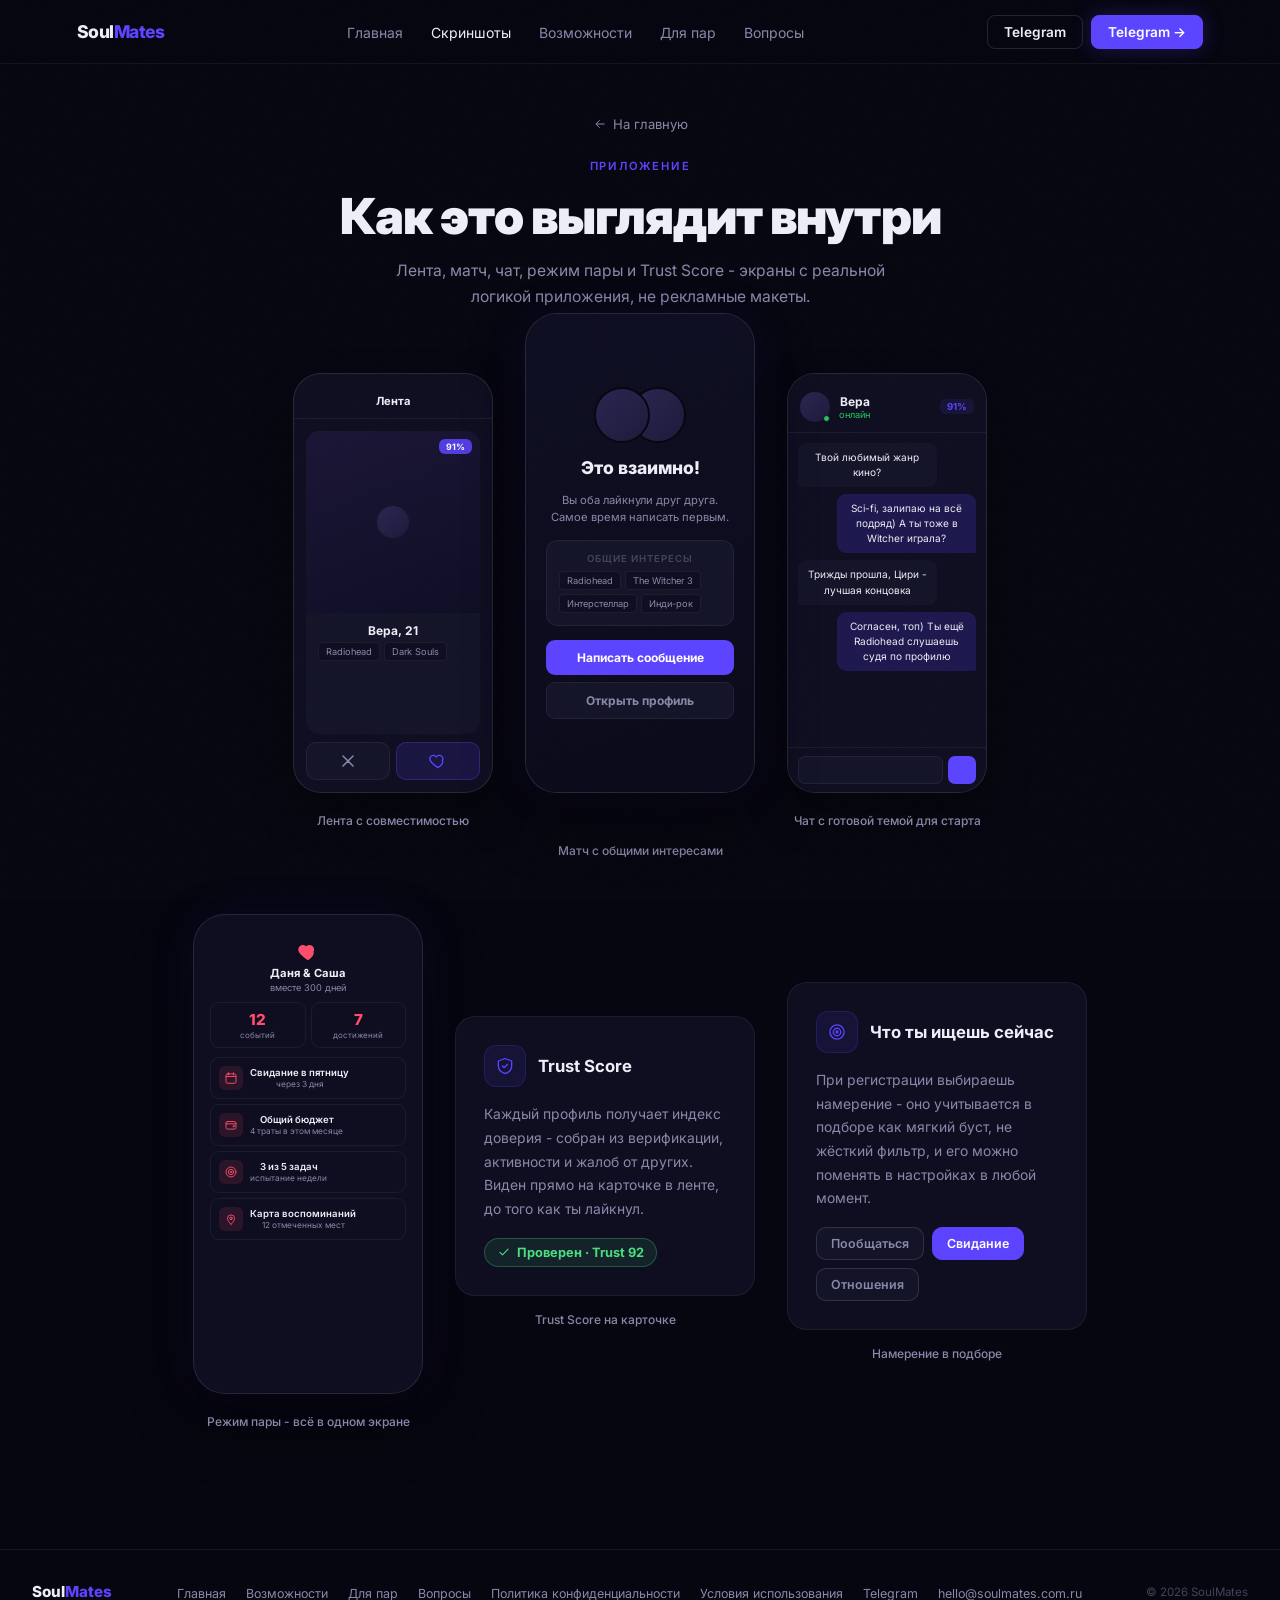
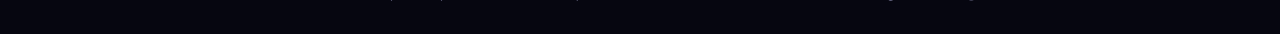
<file: screenshots.html>
<!DOCTYPE html>
<html lang="ru">
<head>
  <meta charset="UTF-8">
  <meta name="viewport" content="width=device-width, initial-scale=1.0, viewport-fit=cover">
  <meta name="theme-color" content="#060610">
  <title>Скриншоты - SoulMates</title>
  <meta name="description" content="Лента, матч, чат, режим пары и Trust Score - как SoulMates выглядит изнутри.">
  <meta property="og:type" content="website">
  <meta property="og:title" content="SoulMates - как это выглядит внутри">
  <meta property="og:description" content="Лента, матч, чат и режим пары - реальные экраны приложения.">
  <meta property="og:url" content="https://soulmates.com.ru/screenshots.html">
  <meta name="twitter:card" content="summary_large_image">
  <link rel="preconnect" href="https://fonts.googleapis.com">
  <link rel="preconnect" href="https://fonts.gstatic.com" crossorigin>
  <link href="https://fonts.googleapis.com/css2?family=Inter:wght@300;400;500;600;700;800;900&display=swap" rel="stylesheet">
  <link href="style.css?v=3" rel="stylesheet">
</head>
<body>

<svg width="0" height="0" style="position:absolute" aria-hidden="true" focusable="false">
  <defs>
    <symbol id="i-spark" viewBox="0 0 24 24"><path d="M12 3v4M12 17v4M3 12h4M17 12h4M6 6l2.5 2.5M15.5 15.5L18 18M18 6l-2.5 2.5M8.5 15.5L6 18" stroke-width="1.6" stroke-linecap="round"/><circle cx="12" cy="12" r="2.6" stroke-width="1.6"/></symbol>
    <symbol id="i-heart" viewBox="0 0 24 24"><path d="M12 20s-7-4.5-9.2-8.4C1.3 8.9 2.6 5.5 6 5.2c2-.2 3.4 1 4 2 .6-1 2-2.2 4-2 3.4.3 4.7 3.7 3.2 6.4C19 15.5 12 20 12 20z" stroke-width="1.6" stroke-linejoin="round"/></symbol>
    <symbol id="i-shield" viewBox="0 0 24 24"><path d="M12 3l8 3v5.5c0 4.7-3.4 8.3-8 9.5-4.6-1.2-8-4.8-8-9.5V6l8-3z" stroke-width="1.6" stroke-linejoin="round"/><path d="M9 12l2 2 4-4" stroke-width="1.6" stroke-linecap="round" stroke-linejoin="round"/></symbol>
    <symbol id="i-calendar" viewBox="0 0 24 24"><rect x="3.5" y="5" width="17" height="16" rx="2.5" stroke-width="1.6"/><path d="M3.5 9.5h17M8 3v4M16 3v4" stroke-width="1.6" stroke-linecap="round"/></symbol>
    <symbol id="i-camera" viewBox="0 0 24 24"><path d="M4 8.5A2.5 2.5 0 0 1 6.5 6h1l1.2-1.8A1 1 0 0 1 10.5 4h3a1 1 0 0 1 .8.4L15.5 6h2A2.5 2.5 0 0 1 20 8.5v8A2.5 2.5 0 0 1 17.5 19h-11A2.5 2.5 0 0 1 4 16.5v-8z" stroke-width="1.6" stroke-linejoin="round"/><circle cx="12" cy="12.5" r="3.2" stroke-width="1.6"/></symbol>
    <symbol id="i-target" viewBox="0 0 24 24"><circle cx="12" cy="12" r="8.5" stroke-width="1.6"/><circle cx="12" cy="12" r="4.5" stroke-width="1.6"/><circle cx="12" cy="12" r="1.2" stroke-width="1.6"/></symbol>
    <symbol id="i-wallet" viewBox="0 0 24 24"><rect x="3.5" y="6" width="17" height="13" rx="2.5" stroke-width="1.6"/><path d="M3.5 10h17" stroke-width="1.6"/><circle cx="16.5" cy="14" r="1.2" stroke-width="1.6"/></symbol>
    <symbol id="i-music" viewBox="0 0 24 24"><path d="M9 18V6l10-2v12" stroke-width="1.6" stroke-linecap="round" stroke-linejoin="round"/><circle cx="6.5" cy="18" r="2.5" stroke-width="1.6"/><circle cx="16.5" cy="16" r="2.5" stroke-width="1.6"/></symbol>
    <symbol id="i-game" viewBox="0 0 24 24"><path d="M7 8h10a4 4 0 0 1 3.9 3.1l.8 4A2.6 2.6 0 0 1 19.2 18c-1 0-1.6-.6-2.2-1.4L16 15H8l-1 1.6C6.4 17.4 5.8 18 4.8 18a2.6 2.6 0 0 1-2.5-2.9l.8-4A4 4 0 0 1 7 8z" stroke-width="1.6" stroke-linejoin="round"/><path d="M7 11.5v2M6 12.5h2M15.5 11.5h.01M17.5 13.5h.01" stroke-width="1.6" stroke-linecap="round"/></symbol>
    <symbol id="i-film" viewBox="0 0 24 24"><rect x="3.5" y="4.5" width="17" height="15" rx="2.5" stroke-width="1.6"/><path d="M8 4.5v15M16 4.5v15M3.5 9.5h4.5M16 9.5h4.5M3.5 14.5h4.5M16 14.5h4.5" stroke-width="1.6"/></symbol>
    <symbol id="i-map" viewBox="0 0 24 24"><path d="M12 21s6-5.3 6-10a6 6 0 1 0-12 0c0 4.7 6 10 6 10z" stroke-width="1.6" stroke-linejoin="round"/><circle cx="12" cy="11" r="2.2" stroke-width="1.6"/></symbol>
    <symbol id="i-trophy" viewBox="0 0 24 24"><path d="M7 4h10v4a5 5 0 0 1-10 0V4z" stroke-width="1.6" stroke-linejoin="round"/><path d="M7 6H4.5v1A3.5 3.5 0 0 0 8 10.5M17 6h2.5v1A3.5 3.5 0 0 1 16 10.5M9.5 13.5h5M10 13.5l-.5 4M14 13.5l.5 4M8.5 20.5h7" stroke-width="1.6" stroke-linecap="round"/></symbol>
    <symbol id="i-check" viewBox="0 0 24 24"><path d="M5 12.5l4.5 4.5L19 7" stroke-width="1.8" stroke-linecap="round" stroke-linejoin="round"/></symbol>
    <symbol id="i-x" viewBox="0 0 24 24"><path d="M6 6l12 12M18 6L6 18" stroke-width="1.8" stroke-linecap="round"/></symbol>
    <symbol id="i-arrow" viewBox="0 0 24 24"><path d="M5 12h13M13 6l6 6-6 6" stroke-width="1.7" stroke-linecap="round" stroke-linejoin="round"/></symbol>
    <symbol id="i-tg" viewBox="0 0 24 24"><path d="M21 5L3.5 11.8c-.9.3-.9 1.5 0 1.8l4.3 1.4 1.7 5c.2.7 1.1.8 1.6.3l2.4-2.2 4.3 3.2c.6.4 1.4.1 1.6-.6L22 6.1c.2-.8-.5-1.4-1-1.1z" stroke-width="1.4" stroke-linejoin="round"/></symbol>
    <symbol id="i-vk" viewBox="0 0 24 24"><path d="M3 8c.4 4.3 3 8.4 7.6 8.4h.5v-2.5c1.6.2 2.5 1.4 3.2 2.5h2.4c-.5-1.5-1.6-2.8-2.9-3.4 1.2-.7 2.2-1.9 2.6-3.6h-2.2c-.5 1.4-1.5 2.5-3.1 2.7V8h-2.3v4.2C7.7 11.8 6.5 9.9 6.2 8H3z" stroke-width="1.3" stroke-linejoin="round"/></symbol>
    <symbol id="i-link" viewBox="0 0 24 24"><path d="M9 15l6-6M10.5 6.5l1-1a4 4 0 0 1 5.7 5.7l-1.7 1.7M13.5 17.5l-1 1a4 4 0 0 1-5.7-5.7l1.7-1.7" stroke-width="1.6" stroke-linecap="round" stroke-linejoin="round"/></symbol>
    <symbol id="i-gift" viewBox="0 0 24 24"><rect x="3.5" y="10" width="17" height="10" rx="1.5" stroke-width="1.6"/><path d="M3.5 10h17M12 10v10" stroke-width="1.6"/><path d="M12 10c-2-4-6-4-6-1s3 1 6 1zM12 10c2-4 6-4 6-1s-3 1-6 1z" stroke-width="1.6" stroke-linejoin="round"/></symbol>
    <symbol id="i-question" viewBox="0 0 24 24"><circle cx="12" cy="12" r="9" stroke-width="1.6"/><path d="M9.5 9.2a2.5 2.5 0 1 1 3.5 2.3c-.8.4-1 .9-1 1.8" stroke-width="1.6" stroke-linecap="round"/><circle cx="12" cy="16.5" r="0.9" fill="currentColor" stroke="none"/></symbol>
  </defs>
</svg>

<nav>
  <a href="index.html" class="logo">Soul<span>Mates</span></a>
  <ul class="nav-center">
    <li><a href="index.html">Главная</a></li>
    <li><a href="screenshots.html" class="active">Скриншоты</a></li>
    <li><a href="features.html">Возможности</a></li>
    <li><a href="couples.html">Для пар</a></li>
    <li><a href="faq.html">Вопросы</a></li>
  </ul>
  <div class="nav-right">
    <a href="https://t.me/soulmates_ru_onboarding" class="btn-sm">Telegram</a>
    <a href="https://t.me/soulmates_ru_onboarding" class="btn-sm btn-accent" target="_blank" rel="noopener">Telegram →</a>
  </div>
  <button class="nav-burger" id="navBurger" aria-label="Меню" aria-expanded="false">
    <span></span><span></span><span></span>
  </button>
</nav>

<div class="nav-mobile" id="navMobile" aria-hidden="true">
  <a href="index.html" onclick="closeNav()">Главная</a>
  <a href="screenshots.html" class="active" onclick="closeNav()">Скриншоты</a>
  <a href="features.html" onclick="closeNav()">Возможности</a>
  <a href="couples.html" onclick="closeNav()">Для пар</a>
  <a href="faq.html" onclick="closeNav()">Вопросы</a>
  <div class="nav-mobile-divider"></div>
  <div class="nav-mobile-actions">
    <a href="https://t.me/soulmates_ru_onboarding" onclick="closeNav()">Telegram-канал</a>
    <a href="https://t.me/soulmates_ru_onboarding" class="mob-accent" target="_blank" rel="noopener" onclick="closeNav()">Telegram →</a>
  </div>
</div>

<div class="page-hero reveal">
  <a href="index.html" class="page-back"><svg class="ic"><use href="#i-arrow"/></svg> На главную</a>
  <div class="tag">Приложение</div>
  <h1>Как это выглядит внутри</h1>
  <p>Лента, матч, чат, режим пары и Trust Score - экраны с реальной логикой приложения, не рекламные макеты.</p>
</div>

<div class="shots-grid">
  <!-- Row 1: Feed / Match / Chat -->
  <div class="shots-row reveal">
    <div class="screen-item">
      <div class="match-phone match-phone-sm" style="background:var(--surface);">
        <div style="height:100%;display:flex;flex-direction:column;">
          <div style="padding:20px 14px 10px;border-bottom:1px solid var(--border);">
            <div style="font-size:0.7rem;font-weight:700;color:var(--text);">Лента</div>
          </div>
          <div style="flex:1;padding:12px;display:flex;flex-direction:column;gap:8px;">
            <div style="flex:1;background:var(--surface2);border-radius:14px;position:relative;overflow:hidden;">
              <div style="height:60%;background:linear-gradient(160deg,#1a1535,#0e0e25);display:flex;align-items:center;justify-content:center;position:relative;">
                <div style="width:32px;height:32px;border-radius:50%;background:linear-gradient(135deg,#2a2550,#1c1a3a);"></div>
                <div style="position:absolute;top:8px;right:8px;background:rgba(92,68,255,0.85);border-radius:6px;padding:2px 7px;font-size:0.55rem;font-weight:700;color:#fff;">91%</div>
              </div>
              <div style="padding:10px 12px;">
                <div style="font-size:0.75rem;font-weight:700;color:var(--text);margin-bottom:4px;">Вера, 21</div>
                <div style="display:flex;gap:4px;flex-wrap:wrap;">
                  <div class="chip">Radiohead</div>
                  <div class="chip">Dark Souls</div>
                </div>
              </div>
            </div>
            <div style="display:flex;gap:6px;">
              <div style="flex:1;height:38px;border-radius:10px;background:var(--surface2);border:1px solid var(--border);display:flex;align-items:center;justify-content:center;color:var(--sub);"><svg class="ic"><use href="#i-x"/></svg></div>
              <div style="flex:1;height:38px;border-radius:10px;background:rgba(92,68,255,0.15);border:1px solid rgba(92,68,255,0.3);display:flex;align-items:center;justify-content:center;color:var(--accent);"><svg class="ic"><use href="#i-heart"/></svg></div>
            </div>
          </div>
        </div>
      </div>
      <div class="screen-label">Лента с совместимостью</div>
    </div>

    <div class="screen-item">
      <div class="match-phone" style="transform:translateY(-30px);">
        <div class="match-screen">
          <div class="match-avatars" style="position:relative;">
            <div class="match-avatar"></div>
            <div class="match-avatar"></div>
          </div>
          <div class="match-title">Это взаимно!</div>
          <div class="match-sub">Вы оба лайкнули друг друга.<br>Самое время написать первым.</div>
          <div class="match-interests">
            <div class="match-interests-title">Общие интересы</div>
            <div class="match-interests-chips">
              <div class="chip">Radiohead</div>
              <div class="chip">The Witcher 3</div>
              <div class="chip">Интерстеллар</div>
              <div class="chip">Инди-рок</div>
            </div>
          </div>
          <div class="match-actions">
            <div class="match-btn match-btn-primary">Написать сообщение</div>
            <div class="match-btn match-btn-ghost">Открыть профиль</div>
          </div>
        </div>
      </div>
      <div class="screen-label">Матч с общими интересами</div>
    </div>

    <div class="screen-item">
      <div class="match-phone match-phone-sm" style="background:var(--surface);">
        <div class="chat-screen">
          <div class="chat-header">
            <div class="chat-ava">
              <div class="online-dot"></div>
            </div>
            <div>
              <div class="chat-name">Вера</div>
              <div class="chat-status">онлайн</div>
            </div>
            <div class="compat-mini">91%</div>
          </div>
          <div class="chat-messages">
            <div class="msg msg-in">Твой любимый жанр кино?</div>
            <div class="msg msg-out">Sci-fi, залипаю на всё подряд) А ты тоже в Witcher играла?</div>
            <div class="msg msg-in">Трижды прошла, Цири - лучшая концовка</div>
            <div class="msg msg-out">Согласен, топ) Ты ещё Radiohead слушаешь судя по профилю</div>
          </div>
          <div class="chat-input-row">
            <div class="chat-input-box"></div>
            <div class="chat-send"></div>
          </div>
        </div>
      </div>
      <div class="screen-label">Чат с готовой темой для старта</div>
    </div>
  </div>

  <!-- Row 2: Couple dashboard -->
  <div class="shots-row reveal">
    <div class="screen-item">
      <div class="match-phone" style="width:230px;height:480px;">
        <div class="couple-screen" style="padding:26px 16px 16px;">
          <div class="couple-header">
            <div class="couple-hearts"><svg class="ic"><use href="#i-heart"/></svg></div>
            <div class="couple-names">Даня &amp; Саша</div>
            <div class="couple-since">вместе 300 дней</div>
          </div>
          <div class="couple-stats">
            <div class="couple-stat">
              <div class="couple-stat-num">12</div>
              <div class="couple-stat-label">событий</div>
            </div>
            <div class="couple-stat">
              <div class="couple-stat-num">7</div>
              <div class="couple-stat-label">достижений</div>
            </div>
          </div>
          <div class="couple-widgets">
            <div class="couple-widget">
              <div class="widget-icon"><svg class="ic"><use href="#i-calendar"/></svg></div>
              <div class="widget-text">
                <div class="widget-title">Свидание в пятницу</div>
                <div class="widget-sub">через 3 дня</div>
              </div>
            </div>
            <div class="couple-widget">
              <div class="widget-icon"><svg class="ic"><use href="#i-wallet"/></svg></div>
              <div class="widget-text">
                <div class="widget-title">Общий бюджет</div>
                <div class="widget-sub">4 траты в этом месяце</div>
              </div>
            </div>
            <div class="couple-widget">
              <div class="widget-icon"><svg class="ic"><use href="#i-target"/></svg></div>
              <div class="widget-text">
                <div class="widget-title">3 из 5 задач</div>
                <div class="widget-sub">испытание недели</div>
              </div>
            </div>
            <div class="couple-widget">
              <div class="widget-icon"><svg class="ic"><use href="#i-map"/></svg></div>
              <div class="widget-text">
                <div class="widget-title">Карта воспоминаний</div>
                <div class="widget-sub">12 отмеченных мест</div>
              </div>
            </div>
          </div>
        </div>
      </div>
      <div class="screen-label">Режим пары - всё в одном экране</div>
    </div>

    <div class="screen-item" style="max-width:300px;">
      <div class="showcase-card" style="text-align:left;">
        <div class="showcase-top">
          <div class="showcase-icon"><svg class="ic"><use href="#i-shield"/></svg></div>
          <div class="showcase-title">Trust Score</div>
        </div>
        <p>Каждый профиль получает индекс доверия - собран из верификации, активности и жалоб от других. Виден прямо на карточке в ленте, до того как ты лайкнул.</p>
        <div class="trust-badge-demo"><svg class="ic"><use href="#i-check"/></svg> Проверен · Trust 92</div>
      </div>
      <div class="screen-label">Trust Score на карточке</div>
    </div>

    <div class="screen-item" style="max-width:300px;">
      <div class="showcase-card" style="text-align:left;">
        <div class="showcase-top">
          <div class="showcase-icon"><svg class="ic"><use href="#i-target"/></svg></div>
          <div class="showcase-title">Что ты ищешь сейчас</div>
        </div>
        <p>При регистрации выбираешь намерение - оно учитывается в подборе как мягкий буст, не жёсткий фильтр, и его можно поменять в настройках в любой момент.</p>
        <div class="intent-pills">
          <div class="intent-pill">Пообщаться</div>
          <div class="intent-pill active">Свидание</div>
          <div class="intent-pill">Отношения</div>
        </div>
      </div>
      <div class="screen-label">Намерение в подборе</div>
    </div>
  </div>
</div>

<footer>
  <div class="footer-logo">Soul<span>Mates</span></div>
  <ul class="footer-links">
    <li><a href="index.html">Главная</a></li>
    <li><a href="features.html">Возможности</a></li>
    <li><a href="couples.html">Для пар</a></li>
    <li><a href="faq.html">Вопросы</a></li>
    <li><a>Политика конфиденциальности</a></li>
    <li><a>Условия использования</a></li>
    <li><a href="https://t.me/soulmates_ru_onboarding">Telegram</a></li>
    <li><a href="mailto:hello@soulmates.com.ru">hello@soulmates.com.ru</a></li>
  </ul>
  <div class="footer-copy">© 2026 SoulMates</div>
</footer>

<script>
  const revealIO = new IntersectionObserver((entries) => {
    entries.forEach(e => {
      if (e.isIntersecting) { e.target.classList.add('on'); revealIO.unobserve(e.target); }
    });
  }, { threshold: 0.08 });
  document.querySelectorAll('.reveal').forEach(el => revealIO.observe(el));

  const nav       = document.querySelector('nav');
  const burger    = document.getElementById('navBurger');
  const mobileNav = document.getElementById('navMobile');

  burger.addEventListener('click', () => {
    const open = mobileNav.classList.toggle('open');
    burger.classList.toggle('open', open);
    burger.setAttribute('aria-expanded', open);
    mobileNav.setAttribute('aria-hidden', !open);
    document.body.style.overflow = open ? 'hidden' : '';
  });

  function closeNav() {
    mobileNav.classList.remove('open');
    burger.classList.remove('open');
    burger.setAttribute('aria-expanded', 'false');
    mobileNav.setAttribute('aria-hidden', 'true');
    document.body.style.overflow = '';
  }

  document.addEventListener('click', e => {
    if (!nav.contains(e.target) && !mobileNav.contains(e.target)) closeNav();
  });
</script>

</body>
</html>
</file>
<file: style.css>
/* ─────────────────────────────────────────
   SoulMates Landing - style.css
   Mobile-first. Breakpoints: 640 / 1024 / 1280
   ───────────────────────────────────────── */

/* ── Reset ── */
*, *::before, *::after { box-sizing: border-box; margin: 0; padding: 0; }
img, video { display: block; max-width: 100%; }
button, input { font-family: inherit; }
[hidden] { display: none !important; }

/* ── Inline icons (referenced via <use>) ── */
.ic {
  width: 1.25em; height: 1.25em; flex-shrink: 0;
  fill: none; stroke: currentColor; stroke-width: 1.6;
  stroke-linecap: round; stroke-linejoin: round;
  vertical-align: middle;
}

/* ── Variables ── */
:root {
  --bg:       #060610;
  --bg2:      #09091a;
  --surface:  #0e0e20;
  --surface2: #141428;
  --border:   rgba(255,255,255,0.06);
  --border2:  rgba(255,255,255,0.12);
  --accent:   #5c44ff;
  --accent-h: #7060ff;
  --pink:     #ff4d6d;
  --text:     #eeeef8;
  --sub:      #8888aa;
  --muted:    #44445a;
  --nav-h:    60px;
}

/* ── Base ── */
html { scroll-behavior: smooth; font-size: 16px; }
body {
  background: var(--bg);
  color: var(--text);
  font-family: 'Inter', system-ui, -apple-system, sans-serif;
  -webkit-font-smoothing: antialiased;
  overflow-x: hidden;
  min-height: 100vh;
}

/* Noise grain overlay */
body::after {
  content: '';
  position: fixed; inset: 0; z-index: 999;
  background-image: url("data:image/svg+xml,%3Csvg xmlns='http://www.w3.org/2000/svg' width='300' height='300'%3E%3Cfilter id='n'%3E%3CfeTurbulence type='fractalNoise' baseFrequency='0.75' numOctaves='4' stitchTiles='stitch'/%3E%3C/filter%3E%3Crect width='300' height='300' filter='url(%23n)' opacity='1'/%3E%3C/svg%3E");
  background-repeat: repeat; background-size: 200px;
  opacity: 0.022; pointer-events: none;
}

/* ── Typography ── */
h1, h2, h3, h4 { letter-spacing: -0.4px; line-height: 1.1; }
p { line-height: 1.7; }

.tag {
  display: inline-block; font-size: 0.7rem; font-weight: 600;
  letter-spacing: 1.8px; text-transform: uppercase;
  color: var(--accent); margin-bottom: 16px;
}

/* ── Scroll reveal ── */
.reveal {
  opacity: 0; transform: translateY(28px);
  transition: opacity 0.6s cubic-bezier(.22,1,.36,1),
              transform 0.6s cubic-bezier(.22,1,.36,1);
}
.reveal.on { opacity: 1; transform: none; }

/* ─────────────────────────────────────────
   NAV  (mobile-first)
   ───────────────────────────────────────── */
nav {
  position: fixed; top: 0; left: 0; right: 0; z-index: 200;
  display: flex; align-items: center; justify-content: space-between;
  padding: 0 20px; height: var(--nav-h);
  background: rgba(6,6,16,0.9);
  backdrop-filter: blur(20px) saturate(1.6);
  -webkit-backdrop-filter: blur(20px) saturate(1.6);
  border-bottom: 1px solid var(--border);
}

.logo {
  font-size: 1.1rem; font-weight: 800; letter-spacing: -0.5px;
  color: var(--text); text-decoration: none; z-index: 210;
}
.logo span { color: var(--accent); }

/* Desktop nav links - hidden on mobile */
.nav-center { display: none; gap: 28px; list-style: none; }
.nav-center a { color: var(--sub); font-size: 0.875rem; text-decoration: none; transition: color 0.15s; }
.nav-center a:hover { color: var(--text); }

/* Desktop nav-right - hidden on mobile */
.nav-right { display: none; gap: 8px; align-items: center; }

/* Hamburger */
.nav-burger {
  display: flex; flex-direction: column; justify-content: center; gap: 5px;
  width: 40px; height: 40px; background: none; border: none; cursor: pointer;
  padding: 8px; z-index: 210; flex-shrink: 0;
}
.nav-burger span {
  display: block; width: 22px; height: 1.5px;
  background: var(--text); border-radius: 2px;
  transition: transform 0.25s ease, opacity 0.25s ease;
  transform-origin: center;
}
.nav-burger.open span:nth-child(1) { transform: translateY(6.5px) rotate(45deg); }
.nav-burger.open span:nth-child(2) { opacity: 0; transform: scaleX(0); }
.nav-burger.open span:nth-child(3) { transform: translateY(-6.5px) rotate(-45deg); }

/* Mobile dropdown */
.nav-mobile {
  display: none; position: fixed;
  top: var(--nav-h); left: 0; right: 0; z-index: 190;
  background: rgba(9,9,26,0.97);
  backdrop-filter: blur(24px); -webkit-backdrop-filter: blur(24px);
  border-bottom: 1px solid var(--border);
  padding: 16px 20px 20px;
  flex-direction: column; gap: 2px;
}
.nav-mobile.open { display: flex; animation: slideDown 0.2s ease; }

@keyframes slideDown {
  from { opacity: 0; transform: translateY(-8px); }
  to   { opacity: 1; transform: none; }
}

.nav-mobile a {
  display: block; padding: 13px 12px;
  font-size: 0.95rem; font-weight: 500;
  color: var(--sub); text-decoration: none;
  border-radius: 10px; transition: background 0.15s, color 0.15s;
}
.nav-mobile a:hover { background: var(--surface); color: var(--text); }
.nav-mobile-divider { height: 1px; background: var(--border); margin: 8px 0; }
.nav-mobile-actions {
  display: flex; flex-direction: column; gap: 8px; padding-top: 4px;
}
.nav-mobile-actions a {
  text-align: center; font-weight: 600 !important;
  border: 1px solid var(--border2) !important;
}
.nav-mobile-actions .mob-accent {
  background: var(--accent) !important; border-color: var(--accent) !important;
  color: #fff !important;
}

/* ── Shared buttons ── */
.btn-sm {
  font-size: 0.85rem; font-weight: 600; text-decoration: none;
  padding: 8px 16px; border-radius: 8px;
  border: 1px solid var(--border2); color: var(--text);
  background: transparent; cursor: pointer; display: inline-block;
  transition: background 0.15s; white-space: nowrap;
}
.btn-sm:hover { background: var(--surface2); }

.btn-accent {
  background: var(--accent) !important; border-color: var(--accent) !important;
  color: #fff !important; box-shadow: 0 0 20px rgba(92,68,255,0.28);
}
.btn-accent:hover { background: var(--accent-h) !important; }

.btn-primary {
  display: inline-block; text-decoration: none;
  font-size: 0.95rem; font-weight: 700;
  padding: 14px 28px; border-radius: 12px; border: none;
  background: var(--accent); color: #fff; cursor: pointer;
  box-shadow: 0 0 32px rgba(92,68,255,0.4);
  transition: transform 0.15s ease, opacity 0.15s, box-shadow 0.15s;
}
.btn-primary:hover {
  transform: translateY(-2px);
  box-shadow: 0 0 48px rgba(92,68,255,0.55);
}

.btn-outline {
  display: inline-block; text-decoration: none;
  font-size: 0.95rem; font-weight: 600;
  padding: 14px 28px; border-radius: 12px;
  border: 1px solid var(--border2); color: var(--text);
  background: transparent; cursor: pointer;
  transition: background 0.15s, border-color 0.15s;
}
.btn-outline:hover { background: var(--surface2); border-color: rgba(255,255,255,0.18); }

/* ─────────────────────────────────────────
   HERO  (mobile-first)
   ───────────────────────────────────────── */
.hero-wrap { max-width: 1320px; margin: 0 auto; padding: 0 20px; }

.hero {
  display: flex; flex-direction: column; align-items: center;
  padding-top: calc(var(--nav-h) + 48px);
  padding-bottom: 56px;
  text-align: center; gap: 52px;
}

.hero-copy { max-width: 560px; }

/* Launch countdown badge */
.hero-eyebrow {
  background: rgba(92,68,255,0.07);
  border: 1px solid rgba(92,68,255,0.2);
  border-radius: 14px; padding: 16px 20px;
  margin-bottom: 28px;
  display: inline-block;
  text-align: center;
  /* mobile: full width up to 400px */
  width: 100%; max-width: 400px;
}

.cd-title {
  font-size: 0.72rem; font-weight: 600; letter-spacing: 1.5px;
  text-transform: uppercase; color: var(--accent);
  margin-bottom: 12px; display: flex; align-items: center;
  justify-content: center; gap: 8px;
}
.eyebrow-dot {
  width: 6px; height: 6px; border-radius: 50%; background: var(--accent);
  animation: pulseDot 2s ease-in-out infinite;
}
@keyframes pulseDot {
  0%,100% { opacity: 1; transform: scale(1); }
  50%      { opacity: 0.4; transform: scale(0.6); }
}

.countdown-row {
  display: flex; gap: 10px; align-items: center; justify-content: center;
}
.cd-unit { display: flex; flex-direction: column; align-items: center; gap: 4px; }
.cd-num {
  font-size: 1.7rem; font-weight: 900; color: var(--text);
  min-width: 52px; text-align: center;
  font-variant-numeric: tabular-nums; letter-spacing: -1px;
  background: var(--surface); border: 1px solid var(--border2);
  border-radius: 10px; padding: 8px 10px;
  transition: transform 0.12s ease;
}
.cd-num.tick { transform: scale(1.07) translateY(-2px); }
.cd-label { font-size: 0.58rem; color: var(--muted); letter-spacing: 1px; text-transform: uppercase; }
.cd-sep { font-size: 1.4rem; font-weight: 700; color: var(--muted); padding-bottom: 18px; line-height: 1; }

/* Hero headline */
.hero h1 {
  font-size: clamp(2.4rem, 9vw, 5rem); font-weight: 900;
  color: var(--text); margin-bottom: 20px;
  animation: fadeUp 0.75s cubic-bezier(.22,1,.36,1) both 0.1s;
}
.hero h1 .accent { color: var(--accent); }

.hero-desc {
  font-size: 1rem; line-height: 1.75; color: var(--sub);
  margin-bottom: 32px;
  animation: fadeUp 0.75s cubic-bezier(.22,1,.36,1) both 0.2s;
}

.hero-actions {
  display: flex; gap: 10px; flex-wrap: wrap;
  justify-content: center; margin-bottom: 40px;
  animation: fadeUp 0.75s cubic-bezier(.22,1,.36,1) both 0.3s;
}

.hero-meta {
  display: flex; gap: 28px; justify-content: center;
  flex-wrap: wrap; padding-top: 28px;
  border-top: 1px solid var(--border);
  animation: fadeUp 0.75s cubic-bezier(.22,1,.36,1) both 0.4s;
}
.hero-meta-item { text-align: center; }
.hero-meta-item strong { display: block; font-size: 1.5rem; font-weight: 800; color: var(--text); }
.hero-meta-item span  { font-size: 0.75rem; color: var(--sub); margin-top: 2px; display: block; }

@keyframes fadeUp {
  from { opacity: 0; transform: translateY(24px); }
  to   { opacity: 1; transform: none; }
}

/* ── Phone Mockup (hero visual) ── */
.hero-visual {
  display: flex; justify-content: center; align-items: flex-end;
  position: relative; width: 100%; max-width: 340px; height: 460px;
  animation: fadeUp 0.85s cubic-bezier(.22,1,.36,1) both 0.25s;
}

.phone {
  width: 240px; height: 500px;
  background: var(--surface); border-radius: 36px;
  border: 1.5px solid rgba(255,255,255,0.1);
  box-shadow:
    0 40px 80px rgba(0,0,0,0.6),
    0 0 0 1px rgba(255,255,255,0.03),
    inset 0 1px 0 rgba(255,255,255,0.07);
  overflow: hidden; position: relative; flex-shrink: 0;
  animation: floatPhone 5s ease-in-out infinite;
}
@keyframes floatPhone {
  0%,100% { transform: translateY(0px); }
  50%      { transform: translateY(-14px); }
}

.phone-notch {
  width: 90px; height: 24px; background: var(--bg);
  border-radius: 0 0 16px 16px; margin: 0 auto; position: relative; z-index: 2;
}
.phone-screen { padding: 0 14px 14px; height: calc(100% - 24px); display: flex; flex-direction: column; gap: 8px; }

.app-bar { display: flex; justify-content: space-between; align-items: center; padding: 10px 0 4px; }
.app-bar-title { font-size: 0.85rem; font-weight: 700; color: var(--text); }
.app-bar-icons { display: flex; gap: 8px; }
.app-bar-icon { width: 26px; height: 26px; border-radius: 7px; background: var(--surface2); border: 1px solid var(--border); }

.feed-card { flex: 1; background: var(--surface2); border-radius: 18px; border: 1px solid var(--border); overflow: hidden; }
.feed-card-photo {
  height: 54%; background: linear-gradient(160deg, #1a1535, #0e0e25);
  position: relative; display: flex; align-items: center; justify-content: center;
}
.silhouette-head {
  width: 38px; height: 38px; border-radius: 50%;
  background: linear-gradient(135deg, #2a2550, #1c1a3a);
  border: 1.5px solid rgba(255,255,255,0.06); position: absolute; top: 28%;
}
.silhouette-body {
  width: 60px; height: 50px; background: linear-gradient(to top, rgba(20,18,50,0.9), transparent);
  border-radius: 32px 32px 0 0; position: absolute; bottom: 0;
}
.compat-badge {
  position: absolute; top: 9px; right: 9px;
  background: rgba(92,68,255,0.9); backdrop-filter: blur(8px);
  border-radius: 7px; padding: 3px 8px; font-size: 0.65rem; font-weight: 700; color: #fff;
}

.feed-card-info { padding: 12px; }
.feed-name     { font-size: 0.88rem; font-weight: 700; color: var(--text); margin-bottom: 4px; }
.feed-location { font-size: 0.65rem; color: var(--sub); margin-bottom: 8px; }
.compat-row    { display: flex; align-items: center; gap: 7px; margin-bottom: 8px; }
.compat-label  { font-size: 0.6rem; color: var(--sub); flex-shrink: 0; }
.compat-bar-wrap { flex: 1; height: 3px; background: var(--border); border-radius: 2px; overflow: hidden; }
.compat-bar-fill { height: 100%; width: 91%; background: linear-gradient(to right, var(--accent), #9977ff); border-radius: 2px; }
.compat-pct    { font-size: 0.6rem; font-weight: 700; color: var(--accent); flex-shrink: 0; }
.interest-chips { display: flex; gap: 4px; flex-wrap: wrap; }
.chip { font-size: 0.58rem; padding: 3px 7px; border-radius: 4px; background: var(--surface); border: 1px solid var(--border); color: var(--sub); white-space: nowrap; }

.feed-actions { display: flex; gap: 7px; padding: 0 14px 14px; }
.action-btn { flex: 1; height: 40px; border-radius: 11px; display: flex; align-items: center; justify-content: center; font-size: 1rem; border: 1px solid var(--border); }
.action-btn.skip { background: var(--surface2); }
.action-btn.like { background: rgba(92,68,255,0.15); border-color: rgba(92,68,255,0.3); }

/* Secondary phone - hidden on mobile */
.phone-secondary {
  display: none;
  width: 200px; height: 420px; position: absolute;
  right: -20px; bottom: 0; border-radius: 30px;
  background: #0b0b1e; border: 1.5px solid rgba(255,255,255,0.07);
  box-shadow: 0 30px 60px rgba(0,0,0,0.5);
  overflow: hidden; z-index: -1;
  animation: floatPhone 5s ease-in-out infinite 1.2s;
}

.couple-screen { padding: 22px 12px 12px; height: 100%; display: flex; flex-direction: column; gap: 9px; }
.couple-header { text-align: center; }
.couple-hearts { font-size: 1.1rem; margin-bottom: 3px; color: var(--pink); display: flex; justify-content: center; }
.couple-hearts .ic { fill: var(--pink); }
.couple-names  { font-size: 0.7rem; font-weight: 700; color: var(--text); }
.couple-since  { font-size: 0.58rem; color: var(--sub); margin-top: 2px; }
.couple-stats  { display: grid; grid-template-columns: 1fr 1fr; gap: 5px; }
.couple-stat   { background: var(--surface); border: 1px solid var(--border); border-radius: 9px; padding: 7px; }
.couple-stat-num   { font-size: 0.95rem; font-weight: 800; color: var(--pink); }
.couple-stat-label { font-size: 0.5rem; color: var(--sub); margin-top: 1px; }
.couple-widgets { display: flex; flex-direction: column; gap: 5px; flex: 1; }
.couple-widget  { background: var(--surface); border: 1px solid var(--border); border-radius: 9px; padding: 8px; display: flex; align-items: center; gap: 7px; }
.widget-icon    { width: 24px; height: 24px; border-radius: 6px; background: rgba(255,77,109,0.12); color: var(--pink); display: flex; align-items: center; justify-content: center; font-size: 0.7rem; flex-shrink: 0; }
.widget-title   { font-size: 0.6rem; font-weight: 600; color: var(--text); }
.widget-sub     { font-size: 0.52rem; color: var(--sub); margin-top: 1px; }

.hero-glow   { position: absolute; border-radius: 50%; filter: blur(80px); pointer-events: none; }
.glow-accent { width: 280px; height: 280px; background: rgba(92,68,255,0.1); bottom: 40px; left: 50%; transform: translateX(-40%); }
.glow-pink   { width: 180px; height: 180px; background: rgba(255,77,109,0.07); bottom: 0; right: 5%; }

/* ─────────────────────────────────────────
   TRUST BAR
   ───────────────────────────────────────── */
.trust {
  border-top: 1px solid var(--border); border-bottom: 1px solid var(--border);
  padding: 22px 20px; background: var(--bg2);
  display: flex; flex-direction: column; align-items: center; gap: 16px;
  position: relative; z-index: 1;
}
.trust-label  { font-size: 0.7rem; color: var(--muted); letter-spacing: 0.5px; }
.trust-items  { display: flex; gap: 20px; align-items: center; flex-wrap: wrap; justify-content: center; }
.trust-item   { display: flex; align-items: center; gap: 8px; color: var(--sub); font-size: 0.82rem; font-weight: 500; }
.trust-icon   { width: 26px; height: 26px; display: flex; align-items: center; justify-content: center; opacity: 0.75; }

/* ─────────────────────────────────────────
   FEATURES
   ───────────────────────────────────────── */
.features { padding: 80px 20px; max-width: 1320px; margin: 0 auto; }

.features-header { margin-bottom: 48px; }
.features-header h2 { font-size: clamp(1.8rem, 6vw, 2.8rem); font-weight: 800; margin-bottom: 14px; }
.features-header p  { font-size: 0.95rem; color: var(--sub); max-width: 560px; }

.features-grid { display: flex; flex-direction: column; gap: 1px; background: var(--border); border-radius: 18px; overflow: hidden; }
.feature       { background: var(--surface); padding: 32px 28px; transition: background 0.2s; cursor: default; }
.feature:hover { background: var(--surface2); }
.feature-ic    { width: 44px; height: 44px; border-radius: 12px; display: flex; align-items: center; justify-content: center; color: var(--accent); background: rgba(92,68,255,0.1); border: 1px solid rgba(92,68,255,0.2); font-size: 1.05rem; margin-bottom: 18px; }
.feature:nth-child(2) .feature-ic { color: var(--pink); background: rgba(255,77,109,0.1); border-color: rgba(255,77,109,0.2); }
.feature-num   { font-size: 0.65rem; font-weight: 700; letter-spacing: 2px; color: var(--muted); margin-bottom: 12px; }
.feature h3    { font-size: 1.05rem; font-weight: 700; margin-bottom: 10px; }
.feature p     { font-size: 0.875rem; line-height: 1.7; color: var(--sub); }
.feature-highlight { margin-top: 18px; padding-top: 16px; border-top: 1px solid var(--border); font-size: 0.78rem; color: var(--accent); font-weight: 600; }

/* ─────────────────────────────────────────
   SCREENS
   ───────────────────────────────────────── */
.screens { padding: 0 20px 80px; max-width: 1320px; margin: 0 auto; }
.screens-header { text-align: center; margin-bottom: 48px; }
.screens-header h2 { font-size: clamp(1.6rem, 5vw, 2.4rem); font-weight: 800; margin-bottom: 12px; }
.screens-header p  { color: var(--sub); font-size: 0.95rem; max-width: 440px; margin: 0 auto; }

.screens-row  { display: flex; flex-direction: column; align-items: center; gap: 32px; }
.screen-item  { text-align: center; }
.screen-label { font-size: 0.75rem; color: var(--sub); margin-top: 16px; font-weight: 500; }

.match-phone { width: 220px; height: 460px; background: var(--surface); border-radius: 32px; border: 1.5px solid rgba(255,255,255,0.1); box-shadow: 0 30px 60px rgba(0,0,0,0.4), 0 0 50px rgba(92,68,255,0.08); overflow: hidden; display: inline-block; }
.match-phone-sm { width: 190px; height: 400px; border-radius: 28px; box-shadow: 0 20px 40px rgba(0,0,0,0.35); }

.match-screen {
  height: 100%; background: linear-gradient(160deg, #0e0e22, #0a0a1a);
  display: flex; flex-direction: column; align-items: center;
  justify-content: center; padding: 20px; gap: 14px;
}
.match-avatars  { display: flex; align-items: center; }
.match-avatar   { width: 56px; height: 56px; border-radius: 50%; background: linear-gradient(135deg, #2a2550, #1c1a3a); border: 2px solid var(--bg); }
.match-avatar:first-child { transform: translateX(10px); z-index: 1; }
.match-avatar:last-child  { transform: translateX(-10px); }
.match-title   { font-size: 1.1rem; font-weight: 800; color: var(--text); text-align: center; }
.match-sub     { font-size: 0.7rem; color: var(--sub); text-align: center; line-height: 1.5; }
.match-interests { width: 100%; background: var(--surface2); border: 1px solid var(--border); border-radius: 12px; padding: 12px; }
.match-interests-title { font-size: 0.6rem; font-weight: 600; color: var(--muted); margin-bottom: 7px; letter-spacing: 1px; text-transform: uppercase; }
.match-interests-chips { display: flex; flex-wrap: wrap; gap: 4px; }
.match-actions { display: flex; flex-direction: column; gap: 7px; width: 100%; }
.match-btn { width: 100%; padding: 10px; border-radius: 9px; border: none; font-size: 0.75rem; font-weight: 700; cursor: pointer; text-align: center; font-family: inherit; }
.match-btn-primary { background: var(--accent); color: #fff; }
.match-btn-ghost   { background: var(--surface2); color: var(--sub); border: 1px solid var(--border); }

.chat-screen   { height: 100%; display: flex; flex-direction: column; background: var(--surface); }
.chat-header   { padding: 18px 12px 10px; border-bottom: 1px solid var(--border); display: flex; align-items: center; gap: 9px; }
.chat-ava      { width: 30px; height: 30px; border-radius: 50%; background: linear-gradient(135deg, #2a2550, #1c1a3a); flex-shrink: 0; position: relative; }
.online-dot    { width: 7px; height: 7px; background: #22c55e; border-radius: 50%; position: absolute; bottom: 0; right: 0; border: 1.5px solid var(--surface); }
.chat-name     { font-size: 0.75rem; font-weight: 700; color: var(--text); }
.chat-status   { font-size: 0.58rem; color: #22c55e; }
.compat-mini   { margin-left: auto; font-size: 0.6rem; font-weight: 700; color: var(--accent); background: rgba(92,68,255,0.1); padding: 2px 7px; border-radius: 5px; }
.chat-messages { flex: 1; padding: 10px; display: flex; flex-direction: column; gap: 7px; overflow: hidden; }
.msg { max-width: 78%; font-size: 0.63rem; line-height: 1.5; padding: 7px 9px; border-radius: 9px; }
.msg-in  { background: var(--surface2); color: var(--text); border-radius: 9px 9px 9px 2px; align-self: flex-start; }
.msg-out { background: rgba(92,68,255,0.2); color: var(--text); border-radius: 9px 9px 2px 9px; align-self: flex-end; }
.chat-input-row { padding: 8px 10px; display: flex; gap: 5px; align-items: center; border-top: 1px solid var(--border); }
.chat-input-box { flex: 1; height: 28px; background: var(--surface2); border-radius: 7px; border: 1px solid var(--border); }
.chat-send      { width: 28px; height: 28px; border-radius: 7px; background: var(--accent); flex-shrink: 0; }

/* ─────────────────────────────────────────
   INTEGRATIONS
   ───────────────────────────────────────── */
.integrations { background: var(--bg2); border-top: 1px solid var(--border); border-bottom: 1px solid var(--border); padding: 80px 20px; }
.integrations-inner  { max-width: 1320px; margin: 0 auto; }
.integrations-layout { display: flex; flex-direction: column; gap: 48px; }

.integrations-copy h2 { font-size: clamp(1.7rem, 5vw, 2.6rem); font-weight: 800; margin-bottom: 14px; }
.integrations-copy p  { font-size: 0.95rem; color: var(--sub); line-height: 1.75; margin-bottom: 32px; }

.integration-cards { display: flex; flex-direction: column; gap: 10px; }
.int-card { background: var(--surface); border: 1px solid var(--border); border-radius: 14px; padding: 18px 20px; display: flex; align-items: center; gap: 16px; transition: border-color 0.2s, transform 0.2s; }
.int-card:hover { border-color: rgba(92,68,255,0.35); transform: translateX(4px); }
.int-icon   { width: 42px; height: 42px; border-radius: 11px; display: flex; align-items: center; justify-content: center; flex-shrink: 0; font-size: 1.15rem; color: var(--accent); background: var(--surface2); border: 1px solid var(--border); }
.int-info   { flex: 1; }
.int-name   { font-size: 0.88rem; font-weight: 700; color: var(--text); margin-bottom: 3px; }
.int-desc   { font-size: 0.78rem; color: var(--sub); line-height: 1.5; }
.int-status { font-size: 0.62rem; font-weight: 600; padding: 3px 9px; border-radius: 6px; background: rgba(92,68,255,0.1); color: var(--accent); flex-shrink: 0; }

/* Data cards visual - hidden on mobile */
.integrations-visual { display: none; position: relative; height: 360px; }
.data-card         { position: absolute; background: var(--surface); border: 1px solid var(--border); border-radius: 16px; padding: 16px; box-shadow: 0 20px 40px rgba(0,0,0,0.3); }
.data-card-steam   { width: 220px; left: 0; top: 0; }
.data-card-spotify { width: 210px; right: 0; top: 50px; z-index: 1; }
.data-card-kp      { width: 200px; left: 24px; bottom: 0; z-index: 2; }
.dc-header  { display: flex; align-items: center; gap: 9px; margin-bottom: 12px; }
.dc-icon    { width: 28px; height: 28px; border-radius: 7px; background: var(--surface2); border: 1px solid var(--border); color: var(--accent); display: flex; align-items: center; justify-content: center; font-size: 0.8rem; }
.dc-title   { font-size: 0.72rem; font-weight: 700; color: var(--text); }
.dc-sub     { font-size: 0.58rem; color: var(--sub); }
.dc-items   { display: flex; flex-direction: column; gap: 5px; }
.dc-item    { display: flex; align-items: center; justify-content: space-between; font-size: 0.68rem; }
.dc-item-name { color: var(--sub); }
.dc-item-val  { color: var(--text); font-weight: 600; font-size: 0.62rem; }
.dc-bar-row   { display: flex; flex-direction: column; gap: 5px; }
.dc-bar-item  { display: flex; align-items: center; gap: 7px; }
.dc-bar-label { font-size: 0.62rem; color: var(--sub); width: 56px; flex-shrink: 0; }
.dc-bar-track { flex: 1; height: 3px; background: var(--border); border-radius: 2px; }
.dc-bar-fill  { height: 100%; border-radius: 2px; background: #1db954; }
.dc-bar-fill.kp { background: #ff6600; }

/* ─────────────────────────────────────────
   COUPLES
   ───────────────────────────────────────── */
.couples        { padding: 80px 20px; max-width: 1320px; margin: 0 auto; }
.couples-layout { display: flex; flex-direction: column; gap: 48px; }
.couples-copy h2 { font-size: clamp(1.7rem, 5vw, 2.6rem); font-weight: 800; margin-bottom: 14px; }
.couples-copy p  { font-size: 0.95rem; color: var(--sub); line-height: 1.75; margin-bottom: 32px; }
.couples-features { display: flex; flex-direction: column; gap: 20px; }
.couples-feat  { display: flex; gap: 16px; align-items: flex-start; }
.couples-feat-icon { width: 38px; height: 38px; border-radius: 10px; background: rgba(255,77,109,0.08); border: 1px solid rgba(255,77,109,0.15); color: var(--pink); display: flex; align-items: center; justify-content: center; font-size: 0.95rem; flex-shrink: 0; margin-top: 2px; }
.couples-feat h4 { font-size: 0.9rem; font-weight: 700; margin-bottom: 4px; }
.couples-feat p  { font-size: 0.825rem; color: var(--sub); line-height: 1.6; }

.couples-grid-visual { display: grid; grid-template-columns: 1fr 1fr; gap: 9px; }
.cg-tile       { background: var(--surface); border: 1px solid var(--border); border-radius: 16px; padding: 18px; transition: transform 0.2s, border-color 0.2s; }
.cg-tile:hover { transform: translateY(-3px); border-color: rgba(255,77,109,0.25); }
.cg-tile.tall  { grid-row: span 2; }
.cg-tile.pink-tint { background: rgba(255,77,109,0.04); border-color: rgba(255,77,109,0.12); }
.cg-icon  { font-size: 1.2rem; margin-bottom: 9px; color: var(--pink); display: flex; }
.cg-title { font-size: 0.78rem; font-weight: 700; color: var(--text); margin-bottom: 4px; }
.cg-desc  { font-size: 0.68rem; color: var(--sub); line-height: 1.5; }
.cg-mini-chart { margin-top: 12px; display: flex; align-items: flex-end; gap: 3px; height: 32px; }
.cg-bar { flex: 1; background: rgba(255,77,109,0.25); border-radius: 3px; }

/* ─────────────────────────────────────────
   TIMER (CTA section)
   ───────────────────────────────────────── */
.timer-wrapper {
  position: relative; margin: 0 auto 32px;
  max-width: 480px;
}
.timer-glow {
  position: absolute; inset: -20px;
  background: radial-gradient(ellipse at center, rgba(92,68,255,0.15), transparent 70%);
  border-radius: 50%; pointer-events: none;
}
.timer-content {
  background: var(--surface); border: 1px solid var(--border2);
  border-radius: 20px; padding: 28px 24px 20px;
  position: relative; z-index: 1;
}
.timer-label {
  display: block; text-align: center;
  font-size: 0.72rem; font-weight: 600; letter-spacing: 1.5px;
  text-transform: uppercase; color: var(--accent);
  margin-bottom: 18px;
}
.timer {
  display: flex; gap: 8px; align-items: flex-end; justify-content: center;
  flex-wrap: wrap;
}
.timer-item { display: flex; flex-direction: column; align-items: center; gap: 5px; }
.timer-value {
  font-size: clamp(1.8rem, 6vw, 2.4rem); font-weight: 900;
  color: var(--text); font-variant-numeric: tabular-nums; letter-spacing: -1px;
  background: var(--surface2); border: 1px solid var(--border2);
  border-radius: 12px; padding: 10px 14px; min-width: 60px; text-align: center;
  line-height: 1;
}
.timer-unit { font-size: 0.6rem; color: var(--muted); letter-spacing: 1px; text-transform: uppercase; }
.timer-dots { font-size: 1.6rem; font-weight: 700; color: var(--muted); padding-bottom: 20px; line-height: 1; }

.timer-progress { margin-top: 18px; height: 3px; background: var(--border2); border-radius: 2px; overflow: hidden; }
.timer-progress-bar { height: 100%; width: 0%; background: linear-gradient(to right, var(--accent), var(--pink)); border-radius: 2px; transition: width 1s linear; }

.timer-open {
  text-align: center; font-size: 1.1rem; font-weight: 700; color: var(--text);
  padding: 24px; display: flex; flex-direction: column; gap: 8px;
}
.timer-open span { font-size: 0.875rem; color: var(--sub); font-weight: 400; }

/* ─────────────────────────────────────────
   CTA
   ───────────────────────────────────────── */
.cta-section { background: var(--bg2); border-top: 1px solid var(--border); padding: 80px 20px; text-align: center; }
.cta-inner   { max-width: 520px; margin: 0 auto; }
.cta-section h2  { font-size: clamp(1.8rem, 6vw, 3rem); font-weight: 900; letter-spacing: -1.5px; margin-bottom: 14px; }
.cta-section > .cta-inner > p { color: var(--sub); font-size: 0.95rem; line-height: 1.75; margin-bottom: 36px; }

.waitlist-form  { display: flex; flex-direction: column; gap: 10px; margin-bottom: 14px; }
.waitlist-input { background: var(--surface); border: 1px solid var(--border2); border-radius: 12px; padding: 14px 18px; font-size: 0.9rem; color: var(--text); outline: none; font-family: inherit; transition: border-color 0.2s; }
.waitlist-input:focus { border-color: var(--accent); }
.waitlist-input::placeholder { color: var(--muted); }
.cta-note { font-size: 0.75rem; color: var(--muted); }

/* ─────────────────────────────────────────
   FOOTER
   ───────────────────────────────────────── */
footer { border-top: 1px solid var(--border); padding: 28px 20px; display: flex; flex-direction: column; align-items: center; gap: 16px; text-align: center; position: relative; z-index: 1; }
.footer-logo   { font-size: 0.95rem; font-weight: 800; color: var(--text); }
.footer-logo span { color: var(--accent); }
.footer-links  { display: flex; gap: 20px; list-style: none; flex-wrap: wrap; justify-content: center; }
.footer-links a { font-size: 0.78rem; color: var(--sub); text-decoration: none; transition: color 0.15s; }
.footer-links a:hover { color: var(--text); }
.footer-copy   { font-size: 0.72rem; color: var(--muted); }

/* ─────────────────────────────────────────
   HOW IT WORKS
   ───────────────────────────────────────── */
.how { padding: 80px 20px; max-width: 1320px; margin: 0 auto; }
.how-header { text-align: center; margin-bottom: 44px; }
.how-header h2 { font-size: clamp(1.7rem, 5vw, 2.4rem); font-weight: 800; margin-bottom: 12px; }
.how-header p  { color: var(--sub); font-size: 0.95rem; max-width: 460px; margin: 0 auto; }

.how-steps { display: flex; flex-direction: column; gap: 16px; align-items: stretch; }
.how-step  { background: var(--surface); border: 1px solid var(--border); border-radius: 18px; padding: 26px 24px; text-align: center; flex: 1; }
.how-num   { width: 38px; height: 38px; margin: 0 auto 14px; border-radius: 50%; background: var(--accent); color: #fff; font-weight: 800; font-size: 1.05rem; display: flex; align-items: center; justify-content: center; box-shadow: 0 0 24px rgba(92,68,255,0.4); }
.how-step h3 { font-size: 1rem; font-weight: 700; margin-bottom: 8px; }
.how-step p  { font-size: 0.85rem; color: var(--sub); line-height: 1.6; }
.how-line  { display: none; }

/* ─────────────────────────────────────────
   COMPARISON TABLE
   ───────────────────────────────────────── */
.compare { padding: 0 20px 80px; max-width: 920px; margin: 0 auto; }
.compare-header { text-align: center; margin-bottom: 36px; }
.compare-header h2 { font-size: clamp(1.6rem, 5vw, 2.3rem); font-weight: 800; }
.compare-table { border: 1px solid var(--border); border-radius: 18px; overflow: hidden; background: var(--surface); }
.compare-row { display: grid; grid-template-columns: 1fr 1fr; gap: 1px; background: var(--border); }
.compare-row > div { background: var(--surface); padding: 14px 16px; font-size: 0.82rem; display: flex; align-items: center; gap: 8px; }
.compare-feat { display: none !important; }
.compare-them { color: var(--sub); }
.compare-us   { color: var(--text); font-weight: 600; background: rgba(92,68,255,0.06) !important; }
.compare-head { font-weight: 700; }
.compare-head .compare-them { color: var(--muted); font-size: 0.7rem; text-transform: uppercase; letter-spacing: 1px; }
.compare-head .compare-us   { color: var(--accent); font-size: 0.7rem; text-transform: uppercase; letter-spacing: 1px; }
.compare .ic { width: 16px; height: 16px; flex-shrink: 0; }
.compare .ic.pos { color: #4ade80; }
.compare .ic.neg { color: var(--muted); }

/* ─────────────────────────────────────────
   FAQ
   ───────────────────────────────────────── */
.faq { padding: 0 20px 80px; max-width: 760px; margin: 0 auto; }
.faq-header { text-align: center; margin-bottom: 32px; }
.faq-header h2 { font-size: clamp(1.6rem, 5vw, 2.3rem); font-weight: 800; }
.faq-list { display: flex; flex-direction: column; gap: 10px; }
.faq-item { background: var(--surface); border: 1px solid var(--border); border-radius: 14px; overflow: hidden; transition: border-color 0.2s; }
.faq-item[open] { border-color: rgba(92,68,255,0.3); }
.faq-item summary {
  list-style: none; cursor: pointer; padding: 18px 20px;
  font-size: 0.92rem; font-weight: 600; color: var(--text);
  display: flex; align-items: center; justify-content: space-between; gap: 12px;
}
.faq-item summary::-webkit-details-marker { display: none; }
.faq-plus { position: relative; width: 14px; height: 14px; flex-shrink: 0; }
.faq-plus::before, .faq-plus::after {
  content: ''; position: absolute; background: var(--accent); border-radius: 2px;
  top: 50%; left: 50%; transform: translate(-50%,-50%);
  transition: transform 0.2s ease;
}
.faq-plus::before { width: 14px; height: 2px; }
.faq-plus::after  { width: 2px; height: 14px; }
.faq-item[open] .faq-plus::after { transform: translate(-50%,-50%) scaleY(0); }
.faq-item p { padding: 0 20px 18px; font-size: 0.86rem; color: var(--sub); line-height: 1.65; }
.faq-item a { color: var(--accent); text-decoration: none; }
.faq-item a:hover { text-decoration: underline; }

/* ─────────────────────────────────────────
   WAITLIST - referral / virality
   ───────────────────────────────────────── */
.cta-lead { color: var(--sub); font-size: 0.95rem; line-height: 1.75; margin-bottom: 28px; }
.cta-tg-btn { display: inline-flex; align-items: center; gap: 10px; margin-bottom: 14px; }


/* ─────────────────────────────────────────
   TABLET  ≥ 640px
   ───────────────────────────────────────── */
@media (min-width: 640px) {
  :root { --nav-h: 64px; }
  nav { padding: 0 32px; }

  .trust { flex-direction: row; padding: 24px 32px; gap: 20px; }

  .features  { padding: 100px 32px; }
  .screens   { padding: 0 32px 100px; }
  .screens-row { flex-direction: row; align-items: flex-end; justify-content: center; flex-wrap: wrap; gap: 24px; }
  .match-phone    { width: 210px; height: 440px; }
  .match-phone-sm { width: 180px; height: 380px; }

  .integrations { padding: 100px 32px; }
  .couples      { padding: 100px 32px; }
  .cta-section  { padding: 100px 32px; }

  .waitlist-form { flex-direction: row; max-width: 420px; margin-left: auto; margin-right: auto; }
  .waitlist-form .btn-primary { white-space: nowrap; }

  footer { flex-direction: row; justify-content: space-between; text-align: left; padding: 32px; }

  .hero-meta { gap: 40px; }

  .how { padding: 100px 32px; }
  .compare { padding: 0 32px 100px; }
  .faq { padding: 0 32px 80px; }
  .cta-section .waitlist-form { flex-direction: row; }
  .cta-section .waitlist-form .btn-primary { white-space: nowrap; }

  /* 3-column comparison with category label */
  .compare-row { grid-template-columns: 1.1fr 1fr 1fr; }
  .compare-feat { display: flex !important; color: var(--text); font-weight: 600; }
  .compare-head .compare-feat { color: var(--muted); font-size: 0.7rem; text-transform: uppercase; letter-spacing: 1px; }
  .compare-row > div { font-size: 0.85rem; padding: 16px 18px; }
}

/* ─────────────────────────────────────────
   DESKTOP  ≥ 1024px
   ───────────────────────────────────────── */
@media (min-width: 1024px) {
  nav { padding: 0 6vw; }
  .nav-center { display: flex; }
  .nav-right  { display: flex; }
  .nav-burger { display: none; }
  .nav-mobile { display: none !important; }

  .hero-wrap { padding: 0 6vw; }
  .hero {
    flex-direction: row; text-align: left; gap: 0;
    align-items: center; min-height: 100vh;
    padding-top: calc(var(--nav-h) + 80px);
    padding-bottom: 80px;
  }
  .hero-copy { flex: 1; padding-right: 60px; max-width: none; }
  .hero-actions { justify-content: flex-start; }
  .hero-meta { justify-content: flex-start; }
  /* On desktop: shrink eyebrow to content width, don't stretch */
  .hero-eyebrow { width: auto; max-width: none; display: inline-block; text-align: center; }
  .countdown-row { justify-content: center; }
  .cd-title { justify-content: center; }

  .hero-visual { flex: 1; max-width: none; height: 600px; justify-content: center; }
  .phone { width: 260px; height: 540px; }
  .phone-secondary { display: block; }

  .features  { padding: 120px 6vw; }
  .features-grid { flex-direction: row; }
  .feature { flex: 1; }

  .screens { padding: 0 6vw 120px; }
  .screens-row { flex-direction: row; flex-wrap: nowrap; gap: 20px; }
  .match-phone    { width: 230px; height: 480px; }
  .match-phone-sm { width: 200px; height: 420px; }

  .integrations { padding: 120px 6vw; }
  .integrations-layout { flex-direction: row; gap: 80px; align-items: center; }
  .integrations-visual { display: block; flex: 1; }
  .integrations-copy   { flex: 1; }

  .couples { padding: 120px 6vw; }
  .couples-layout { flex-direction: row; gap: 80px; }
  .couples-copy        { flex: 1; }
  .couples-grid-visual { flex: 1; }

  .cta-section  { padding: 120px 6vw; }

  .how { padding: 120px 6vw; }
  .how-steps { flex-direction: row; align-items: stretch; gap: 0; }
  .how-line  { display: block; align-self: center; flex: 0 0 40px; height: 1px; background: linear-gradient(to right, var(--border2), transparent, var(--border2)); }
  .how-step  { margin: 0; }

  .compare { padding: 0 6vw 120px; }
  .faq     { padding: 0 6vw 100px; }
}

/* ─────────────────────────────────────────
   WIDE  ≥ 1280px
   ───────────────────────────────────────── */
@media (min-width: 1280px) {
  .hero-copy { padding-right: 80px; }
  .hero-visual { height: 660px; }
  .phone { width: 280px; height: 560px; }
  .phone-secondary { width: 220px; height: 460px; }
  .cd-num { font-size: 2rem; min-width: 60px; }
}

/* ─────────────────────────────────────────
   SMALL PHONES  ≤ 380px
   ───────────────────────────────────────── */
@media (max-width: 380px) {
  .hero-wrap { padding: 0 16px; }
  .hero-eyebrow { padding: 14px 14px; }
  .countdown-row { gap: 6px; }
  .cd-num { font-size: 1.35rem; min-width: 42px; padding: 7px 6px; }
  .cd-sep { font-size: 1.1rem; padding-bottom: 16px; }
  .cd-label { font-size: 0.52rem; }
  .hero-meta { gap: 18px; }
  .hero-actions .btn-primary, .hero-actions .btn-outline { flex: 1; text-align: center; padding: 13px 16px; }
  .timer-value { min-width: 50px; padding: 9px 8px; }
  .timer { gap: 5px; }
  .timer-dots { padding-bottom: 18px; }
  .trust-items { gap: 14px; }
  .features, .how, .screens, .integrations, .couples, .cta-section, .faq { padding-left: 16px; padding-right: 16px; }
  .wl-share-btn { padding: 9px 12px; font-size: 0.78rem; }
}

/* ─────────────────────────────────────────
   ACCESSIBILITY
   ───────────────────────────────────────── */
@media (prefers-reduced-motion: reduce) {
  *, *::before, *::after { animation-duration: 0.001ms !important; animation-iteration-count: 1 !important; }
  .phone, .phone-secondary, .eyebrow-dot { animation: none !important; }
  .reveal { transition: none; opacity: 1; transform: none; }
  .hero h1, .hero-desc, .hero-actions, .hero-meta, .hero-visual { animation: none; opacity: 1; transform: none; }
}

/* ── Larger tap targets on touch ── */
@media (hover: none) {
  .btn-sm, .nav-mobile a, .wl-share-btn { min-height: 44px; display: inline-flex; align-items: center; justify-content: center; }
}

/* -----------------------------------------
   HERO PHONE: CARD STACK + SWIPE
   ----------------------------------------- */
.feed-stack {
  flex: 1; position: relative; overflow: hidden;
}
.feed-stack .feed-card {
  position: absolute; inset: 0;
  background: var(--surface2); border-radius: 18px;
  border: 1px solid var(--border); overflow: hidden;
  transition: transform 0.42s cubic-bezier(.25,1,.35,1), opacity 0.32s ease;
  will-change: transform;
  flex: none;
}
.fc-b2    { transform: scale(0.87) translateY(18px); z-index: 1; }
.fc-b1    { transform: scale(0.93) translateY(10px); z-index: 2; }
.fc-front { transform: scale(1) translateY(0);       z-index: 3; }
.fc-exit-r {
  transform: translateX(145%) rotate(22deg) !important;
  opacity: 0; z-index: 4;
  transition: transform 0.38s cubic-bezier(.4,0,.6,1), opacity 0.3s !important;
}
.fc-exit-l {
  transform: translateX(-145%) rotate(-22deg) !important;
  opacity: 0; z-index: 4;
  transition: transform 0.38s cubic-bezier(.4,0,.6,1), opacity 0.3s !important;
}

/* LIKE / МИМО stamps */
.swipe-stamp {
  position: absolute; top: 12px; z-index: 10;
  padding: 2px 8px; font-size: 0.58rem; font-weight: 800;
  letter-spacing: 1.5px; border-radius: 5px; border: 2px solid;
  opacity: 0; pointer-events: none;
  transition: opacity 0.14s ease;
}
.stamp-like { left: 10px; color: #4ade80; border-color: #4ade80; transform: rotate(-12deg); }
.stamp-nope { right: 10px; color: var(--pink); border-color: var(--pink); transform: rotate(12deg); }

/* Action button micro-interactions */
.action-btn {
  transition: background 0.15s, border-color 0.15s, color 0.15s, transform 0.15s;
  cursor: pointer;
}
.action-btn:active  { transform: scale(0.88); }
.action-btn.like:hover { background: rgba(74,222,128,0.18); border-color: rgba(74,222,128,0.5); color: #4ade80; }
.action-btn.skip:hover { background: rgba(255,77,109,0.15); border-color: rgba(255,77,109,0.45); color: var(--pink); }

/* Pulse hint on like button (mobile — no hover) */
@media (hover: none) {
  .action-btn.like { animation: pulseHint 3s ease-in-out 2s 2; }
}
@keyframes pulseHint {
  0%,100% { box-shadow: none; }
  50%      { box-shadow: 0 0 0 5px rgba(74,222,128,0.2); }
}

/* ─────────────────────────────────────────
   MULTIPAGE NAV STATE
   ───────────────────────────────────────── */
.nav-center a.active { color: var(--text); }
.nav-mobile a.active { color: var(--text); background: var(--surface); }

/* ─────────────────────────────────────────
   PAGE HERO (subpages: screenshots / features / couples / faq)
   ───────────────────────────────────────── */
.page-hero {
  max-width: 720px; margin: 0 auto;
  padding: calc(var(--nav-h) + 52px) 20px 8px;
  text-align: center;
}
.page-back {
  display: flex; align-items: center; justify-content: center; gap: 6px;
  color: var(--sub); font-size: 0.82rem; text-decoration: none;
  margin-bottom: 22px; transition: color 0.15s;
}
.page-back:hover { color: var(--text); }
.page-back .ic { width: 14px; height: 14px; transform: rotate(180deg); }
.page-hero h1 { font-size: clamp(2rem, 6vw, 3.1rem); font-weight: 900; margin-bottom: 14px; letter-spacing: -1px; }
.page-hero p  { color: var(--sub); font-size: 0.98rem; line-height: 1.7; max-width: 520px; margin: 0 auto; }

/* ─────────────────────────────────────────
   TRUST SCORE / INTENT SHOWCASE  (features.html)
   ───────────────────────────────────────── */
.showcase { padding: 40px 20px 80px; max-width: 1100px; margin: 0 auto; }
.showcase-grid { display: flex; flex-direction: column; gap: 20px; }
.showcase-card {
  background: var(--surface); border: 1px solid var(--border); border-radius: 20px;
  padding: 28px; display: flex; flex-direction: column; gap: 16px;
}
.showcase-top { display: flex; align-items: center; gap: 12px; }
.showcase-icon {
  width: 42px; height: 42px; border-radius: 12px; flex-shrink: 0;
  display: flex; align-items: center; justify-content: center;
  color: var(--accent); background: rgba(92,68,255,0.1); border: 1px solid rgba(92,68,255,0.2);
}
.showcase-title { font-size: 1.05rem; font-weight: 700; }
.showcase-card p { font-size: 0.87rem; color: var(--sub); line-height: 1.7; }

.trust-badge-demo {
  display: inline-flex; align-items: center; gap: 6px; align-self: flex-start;
  background: rgba(74,222,128,0.1); border: 1px solid rgba(74,222,128,0.28);
  color: #4ade80; font-weight: 700; font-size: 0.8rem; padding: 6px 12px; border-radius: 20px;
}
.trust-badge-demo .ic { width: 14px; height: 14px; }

.intent-pills { display: flex; flex-wrap: wrap; gap: 8px; }
.intent-pill {
  font-size: 0.78rem; font-weight: 600; padding: 8px 14px; border-radius: 10px;
  border: 1px solid var(--border2); color: var(--sub); background: var(--surface2);
}
.intent-pill.active { color: #fff; background: var(--accent); border-color: var(--accent); }

/* ─────────────────────────────────────────
   COUPLES TOOLS GRID  (couples.html - all 11)
   ───────────────────────────────────────── */
.tools-grid-header { max-width: 1100px; margin: 0 auto; padding: 40px 20px 8px; text-align: center; }
.tools-grid {
  display: grid; grid-template-columns: 1fr; gap: 14px;
  padding: 0 20px 80px; max-width: 1100px; margin: 0 auto;
}
.tool-card {
  background: var(--surface); border: 1px solid var(--border); border-radius: 16px;
  padding: 20px; display: flex; gap: 14px; align-items: flex-start;
  transition: transform 0.2s, border-color 0.2s;
}
.tool-card:hover { transform: translateY(-2px); border-color: rgba(255,77,109,0.25); }
.tool-icon {
  width: 38px; height: 38px; border-radius: 10px; flex-shrink: 0;
  background: rgba(255,77,109,0.08); border: 1px solid rgba(255,77,109,0.15);
  color: var(--pink); display: flex; align-items: center; justify-content: center;
}
.tool-card h4 { font-size: 0.9rem; font-weight: 700; margin-bottom: 4px; }
.tool-card p  { font-size: 0.8rem; color: var(--sub); line-height: 1.6; }

/* ─────────────────────────────────────────
   SCREENSHOTS PAGE
   ───────────────────────────────────────── */
.shots-grid {
  padding: 20px 20px 80px; max-width: 1320px; margin: 0 auto;
  display: flex; flex-direction: column; align-items: center; gap: 56px;
}
.shots-row {
  display: flex; flex-direction: column; align-items: center; gap: 32px;
}

@media (min-width: 640px) {
  .tools-grid { grid-template-columns: 1fr 1fr; padding: 0 32px 100px; }
  .tools-grid-header { padding: 48px 32px 8px; }
  .showcase { padding: 48px 32px 100px; }
  .showcase-grid { flex-direction: row; }
  .showcase-card { flex: 1; }
  .shots-grid { padding: 24px 32px 100px; }
  .shots-row { flex-direction: row; flex-wrap: wrap; justify-content: center; }
}

@media (min-width: 1024px) {
  .tools-grid { grid-template-columns: 1fr 1fr 1fr; padding: 0 6vw 120px; }
  .tools-grid-header { padding: 60px 6vw 8px; }
  .showcase { padding: 60px 6vw 120px; }
  .shots-grid { padding: 24px 6vw 120px; }
}

/* ─────────────────────────────────────────
   LINK-OUT CARDS  (index.html teaser to subpages)
   ───────────────────────────────────────── */
.link-cards-section { padding: 20px 20px 80px; max-width: 1320px; margin: 0 auto; }
.link-cards { display: flex; flex-direction: column; gap: 16px; }
.link-card {
  display: flex; align-items: center; gap: 18px;
  background: var(--surface); border: 1px solid var(--border); border-radius: 18px;
  padding: 24px; text-decoration: none; color: inherit;
  transition: border-color 0.2s, transform 0.2s, background 0.2s;
}
.link-card:hover { transform: translateY(-3px); border-color: rgba(92,68,255,0.3); background: var(--surface2); }
.link-card-icon {
  width: 48px; height: 48px; border-radius: 13px; flex-shrink: 0;
  display: flex; align-items: center; justify-content: center;
  color: var(--accent); background: rgba(92,68,255,0.1); border: 1px solid rgba(92,68,255,0.2);
}
.link-card:nth-child(2) .link-card-icon { color: var(--pink); background: rgba(255,77,109,0.1); border-color: rgba(255,77,109,0.2); }
.link-card-body { flex: 1; }
.link-card-body h3 { font-size: 1rem; font-weight: 700; margin-bottom: 4px; }
.link-card-body p  { font-size: 0.82rem; color: var(--sub); line-height: 1.6; }
.link-card-arrow { color: var(--muted); flex-shrink: 0; }
.link-card-arrow .ic { width: 18px; height: 18px; }

@media (min-width: 640px) {
  .link-cards-section { padding: 24px 32px 100px; }
}
@media (min-width: 1024px) {
  .link-cards { flex-direction: row; }
  .link-card { flex-direction: column; align-items: flex-start; text-align: left; }
  .link-cards-section { padding: 32px 6vw 120px; }
}
</file>
